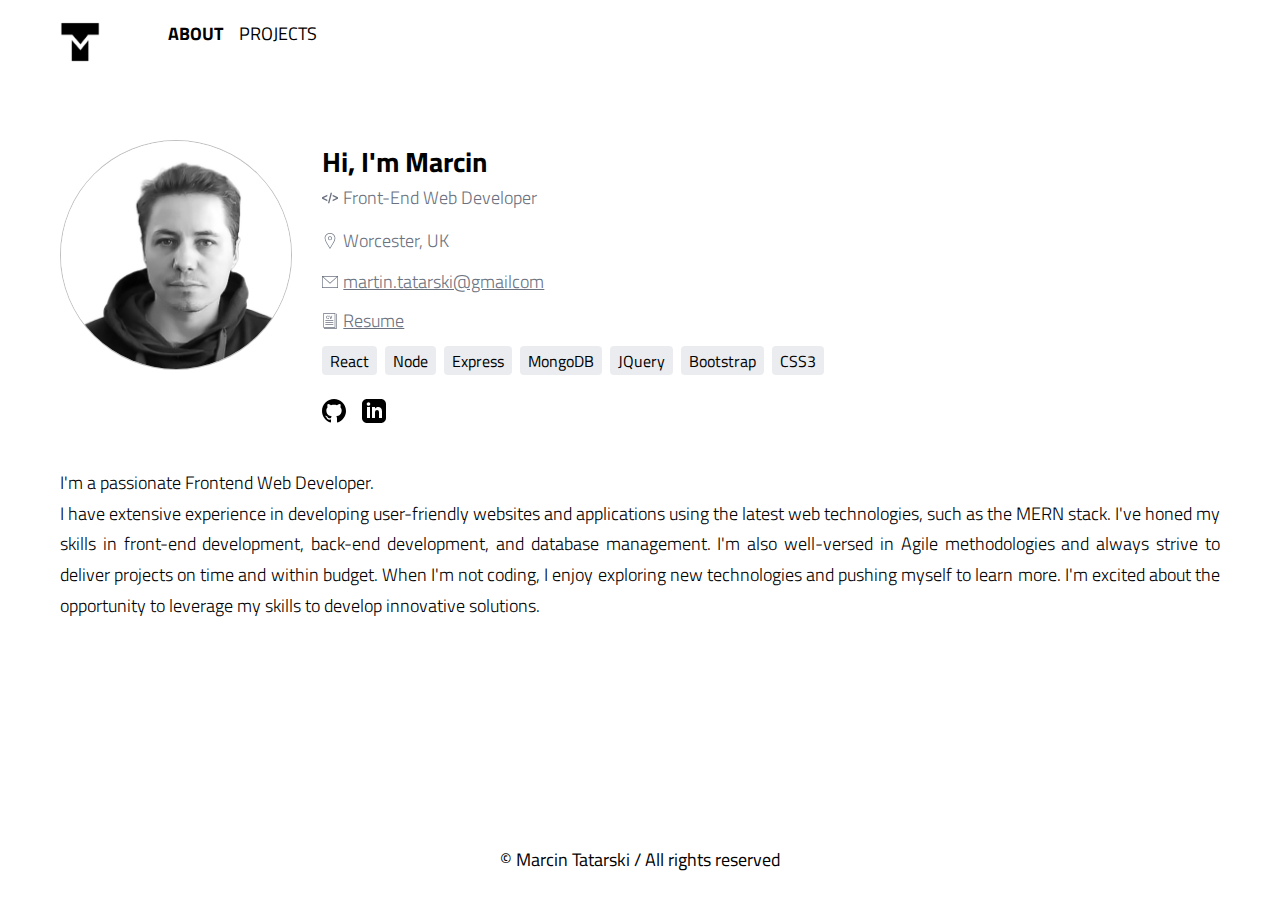
<file: index.html>
<!DOCTYPE html>
<html lang="en">
  <head>
    <meta charset="UTF-8" />
    <meta http-equiv="X-UA-Compatible" content="IE=edge" />
    <meta name="viewport" content="width=device-width, initial-scale=1.0" />
    <title>Marcin Tatarski | Self-taught Web Developer</title>
    <link rel="icon" type="image/x-icon" href="./favicon.ico" />
    <link rel="stylesheet" href="./assets/css/main.css" />
    <link
      rel="stylesheet"
      href="https://cdnjs.cloudflare.com/ajax/libs/font-awesome/6.1.1/css/all.min.css"
      integrity="sha512-KfkfwYDsLkIlwQp6LFnl8zNdLGxu9YAA1QvwINks4PhcElQSvqcyVLLD9aMhXd13uQjoXtEKNosOWaZqXgel0g=="
      crossorigin="anonymous"
      referrerpolicy="no-referrer"
    />
  </head>
  <body>
    <div class="container">
      <header>
        <a href="./">
          <div class="logo"></div>
        </a>

        <ul class="menu">
          <li class="selected">
            <a href="./">About</a>
          </li>
          <li>
            <a href="projects.html">Projects</a>
          </li>
        </ul>
      </header>
      <main class="about-container">
        <section class="about-top">
          <div class="selfie">
            <img src="./assets/img/me.png" alt="marcin tatarski" />
          </div>
          <div class="summary">
            <h1>Hi, I'm Marcin</h1>
            <div class="summary-content">
              <div class="icon coding-icon"></div>
              <p>Front-End Web Developer</p>
            </div>
            <div class="summary-content">
              <div class="icon location-icon"></div>
              <p>Worcester, UK</p>
            </div>
            <div class="summary-content">
              <div class="icon email"></div>
              <a href="mailto:martin.tatarski@gmail.com">
                martin.tatarski@gmailcom
              </a>
            </div>
            <div class="summary-content">
              <div class="icon resume"></div>
              <a href="./assets/docs/Marcin-Tatarski-CV.pdf" target="_blank"
                >Resume</a
              >
            </div>
            <ul class="skills">
              <li>React</li>
              <li>Node</li>
              <li>Express</li>
              <li>MongoDB</li>
              <li>JQuery</li>
              <li>Bootstrap</li>
              <li>CSS3</li>
            </ul>
            <div class="contact">
              <a
                title="Github"
                href="https://github.com/martindocs"
                target="_blank"
              >
                <div class="github-icon"></div>
              </a>
              <a
                title="Linkedin"
                href="https://www.linkedin.com/in/marcin-tatarski/"
                target="_blank"
              >
                <div class="linkedIn-icon"></div>
              </a>
            </div>
          </div>
        </section>
        <section class="about-bottom">
          <p>I'm a passionate Frontend Web Developer.</p>
          <p>
            I have extensive experience in developing user-friendly websites and
            applications using the latest web technologies, such as the MERN
            stack. I've honed my skills in front-end development, back-end
            development, and database management. I'm also well-versed in Agile
            methodologies and always strive to deliver projects on time and
            within budget. When I'm not coding, I enjoy exploring new
            technologies and pushing myself to learn more. I'm excited about the
            opportunity to leverage my skills to develop innovative solutions.
          </p>
        </section>
      </main>
      <footer>
        <p>&copy; Marcin Tatarski / All rights reserved</p>
      </footer>
    </div>
    <script src="./assets/js/main.js"></script>
  </body>
</html>
</file>
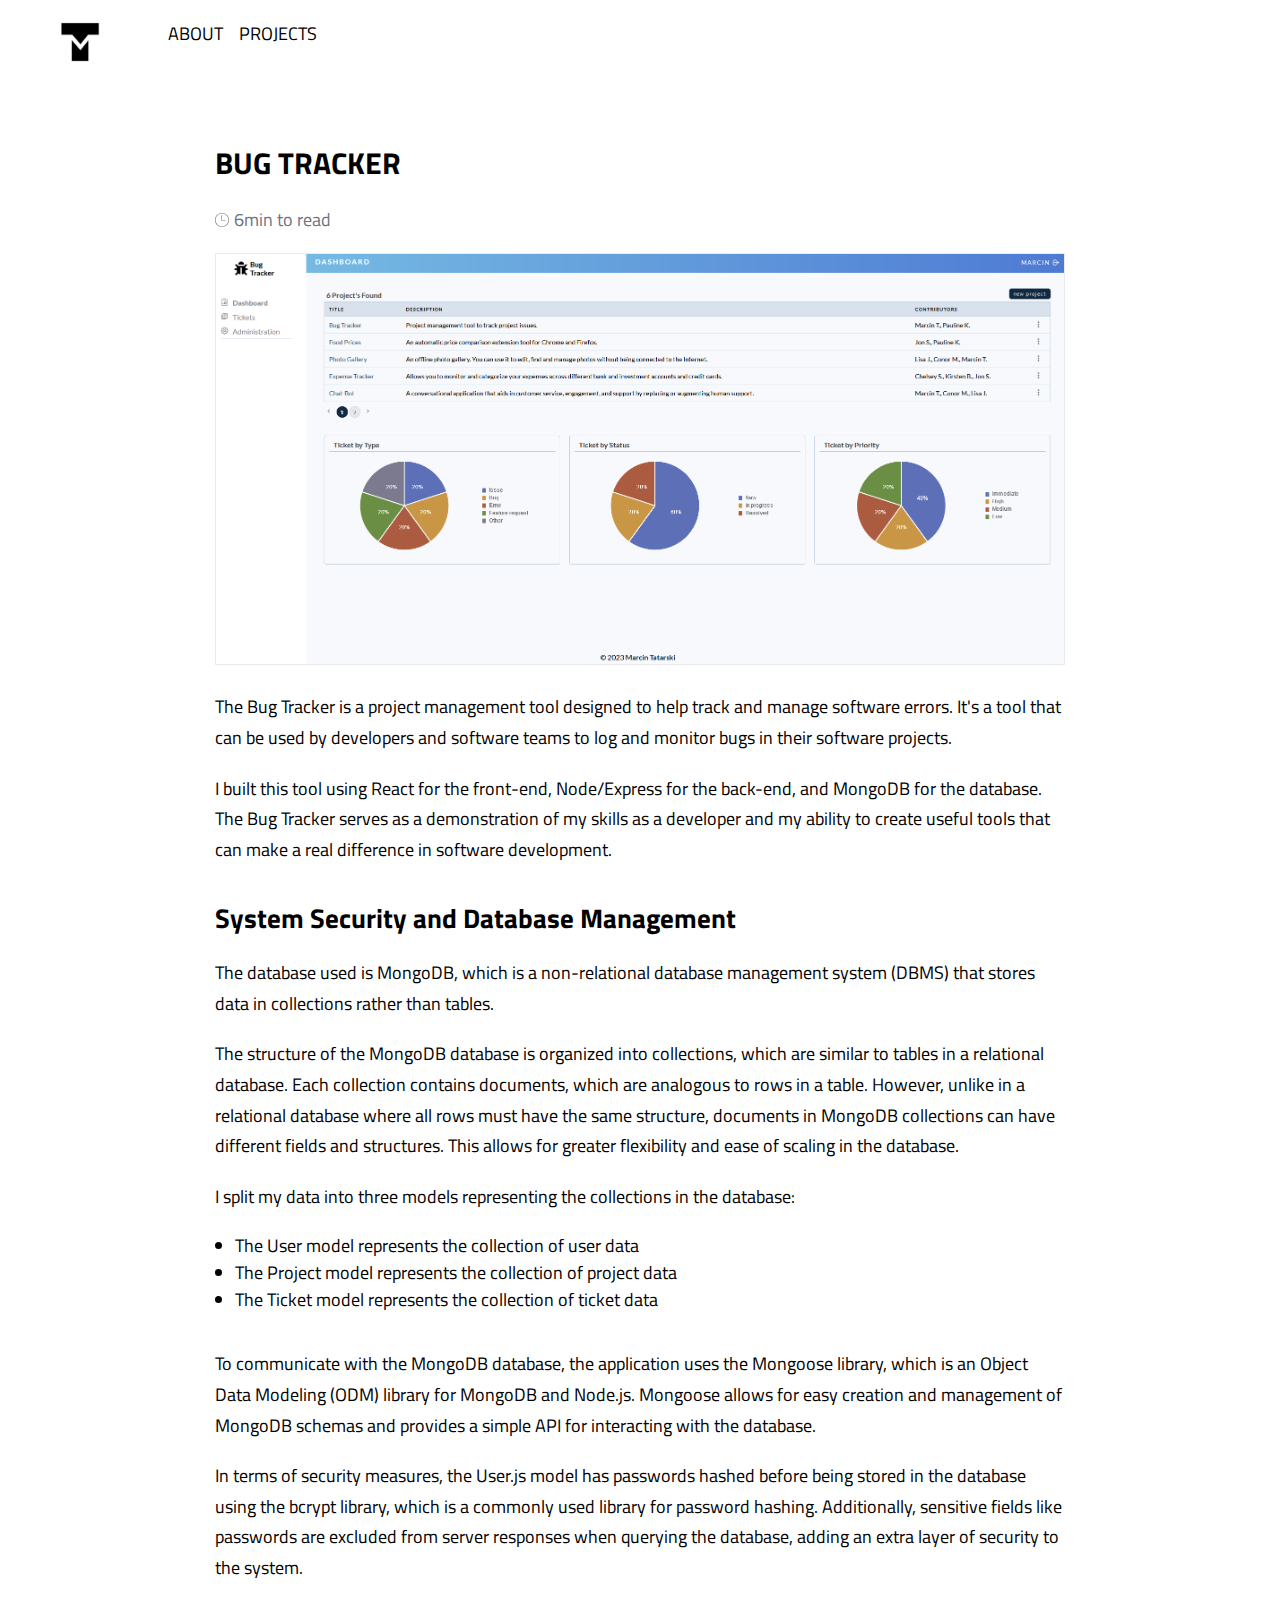
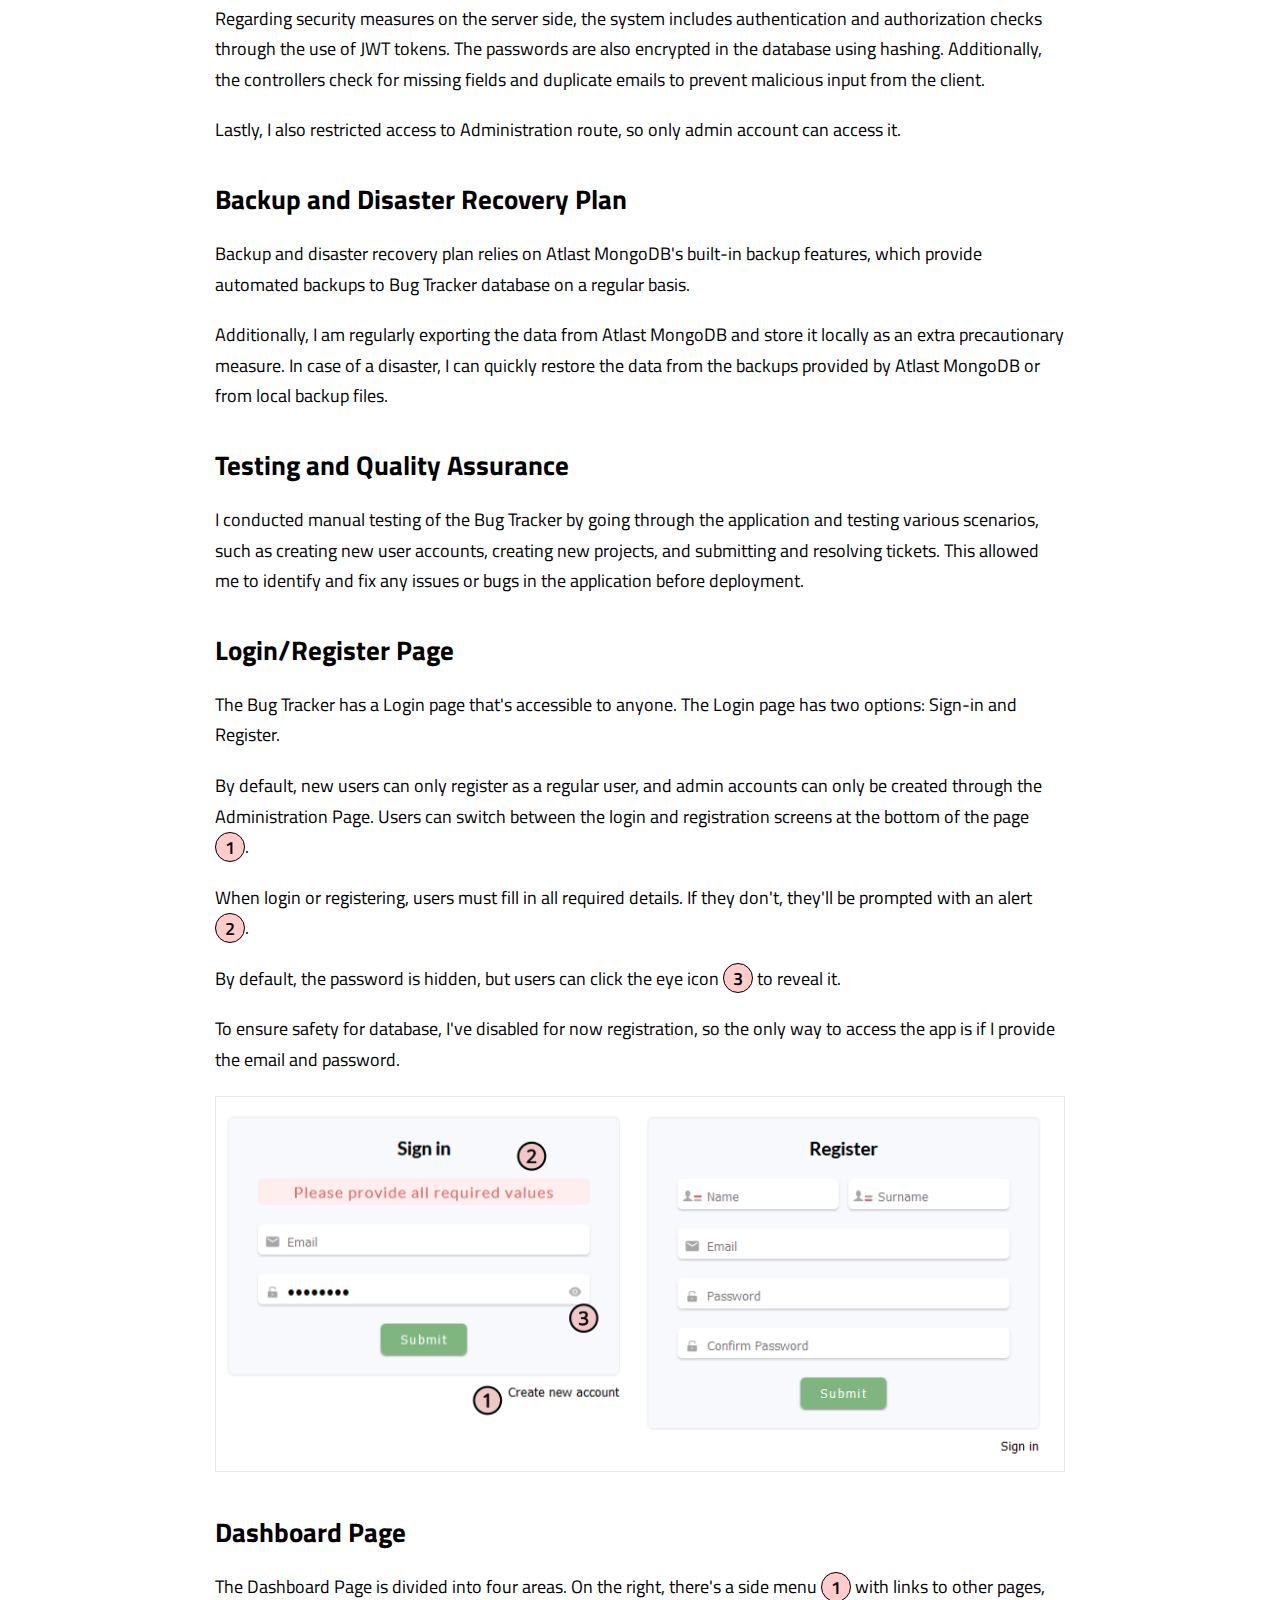
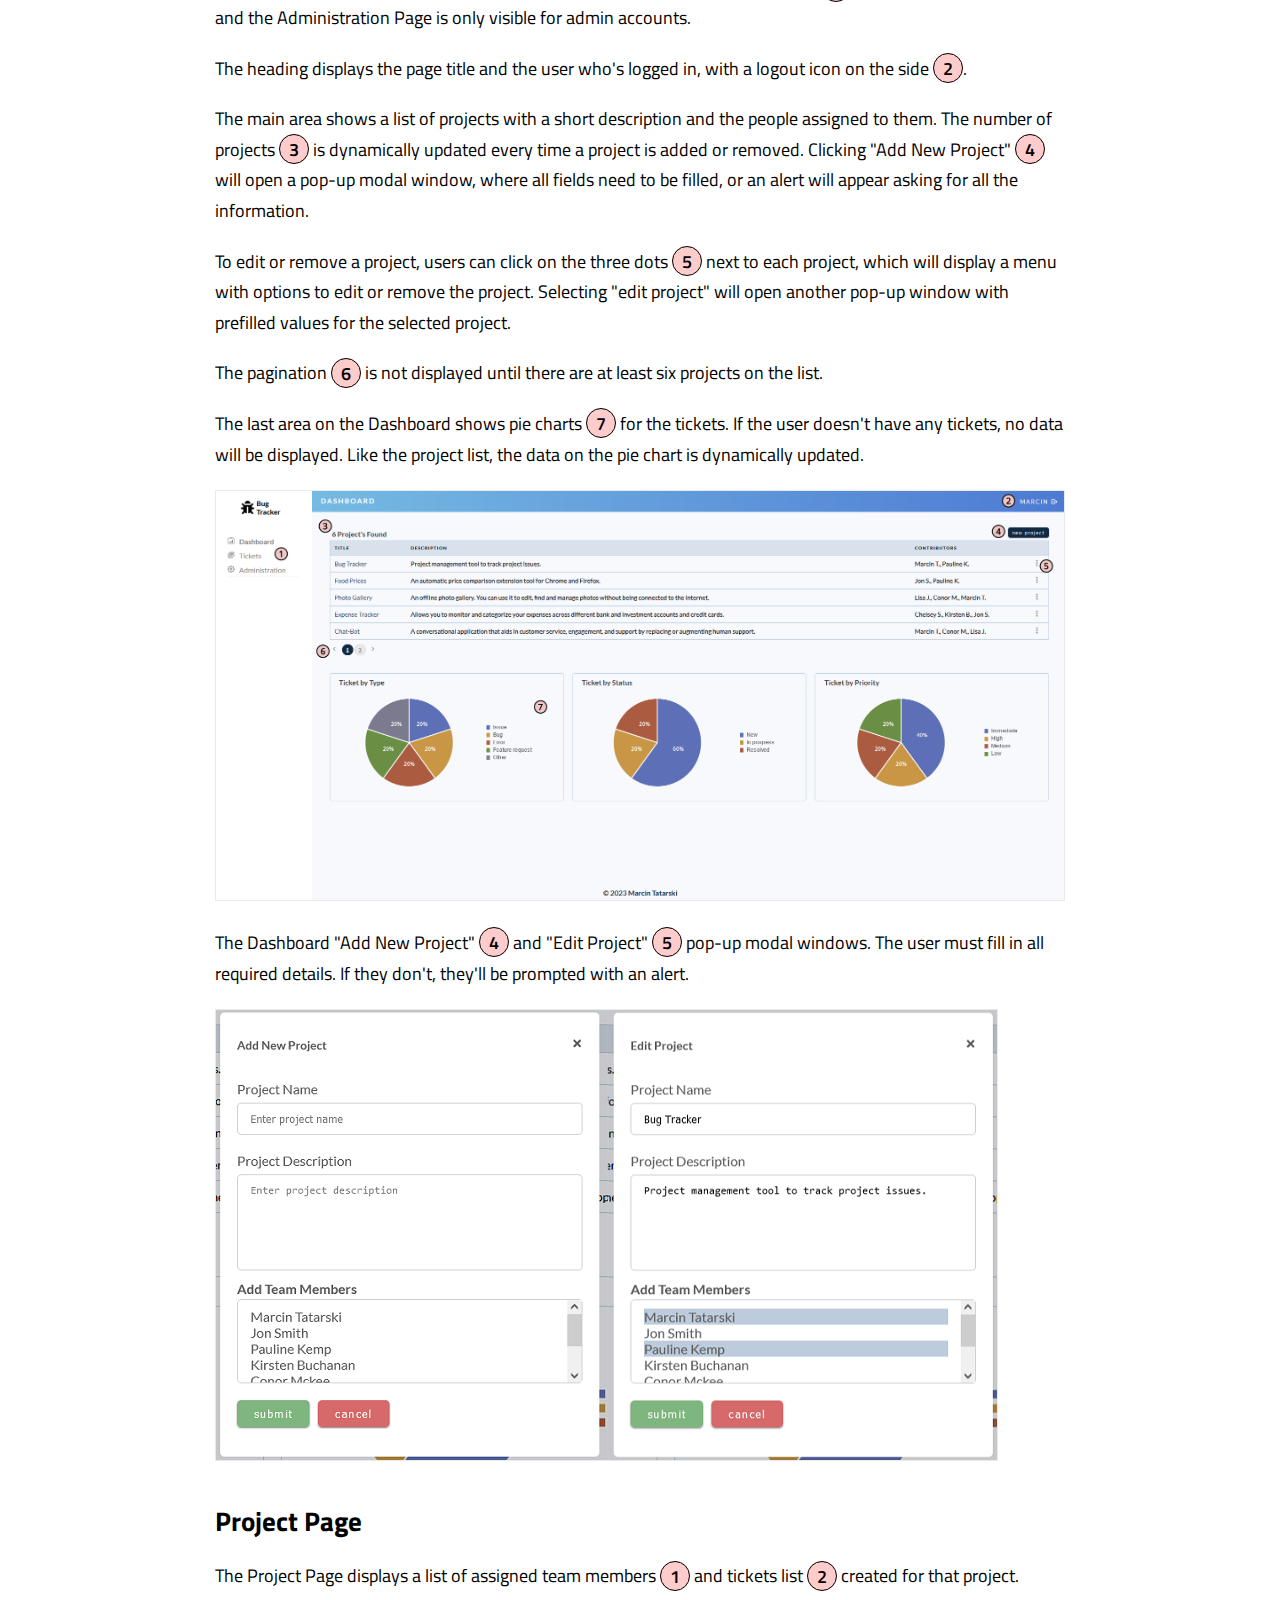
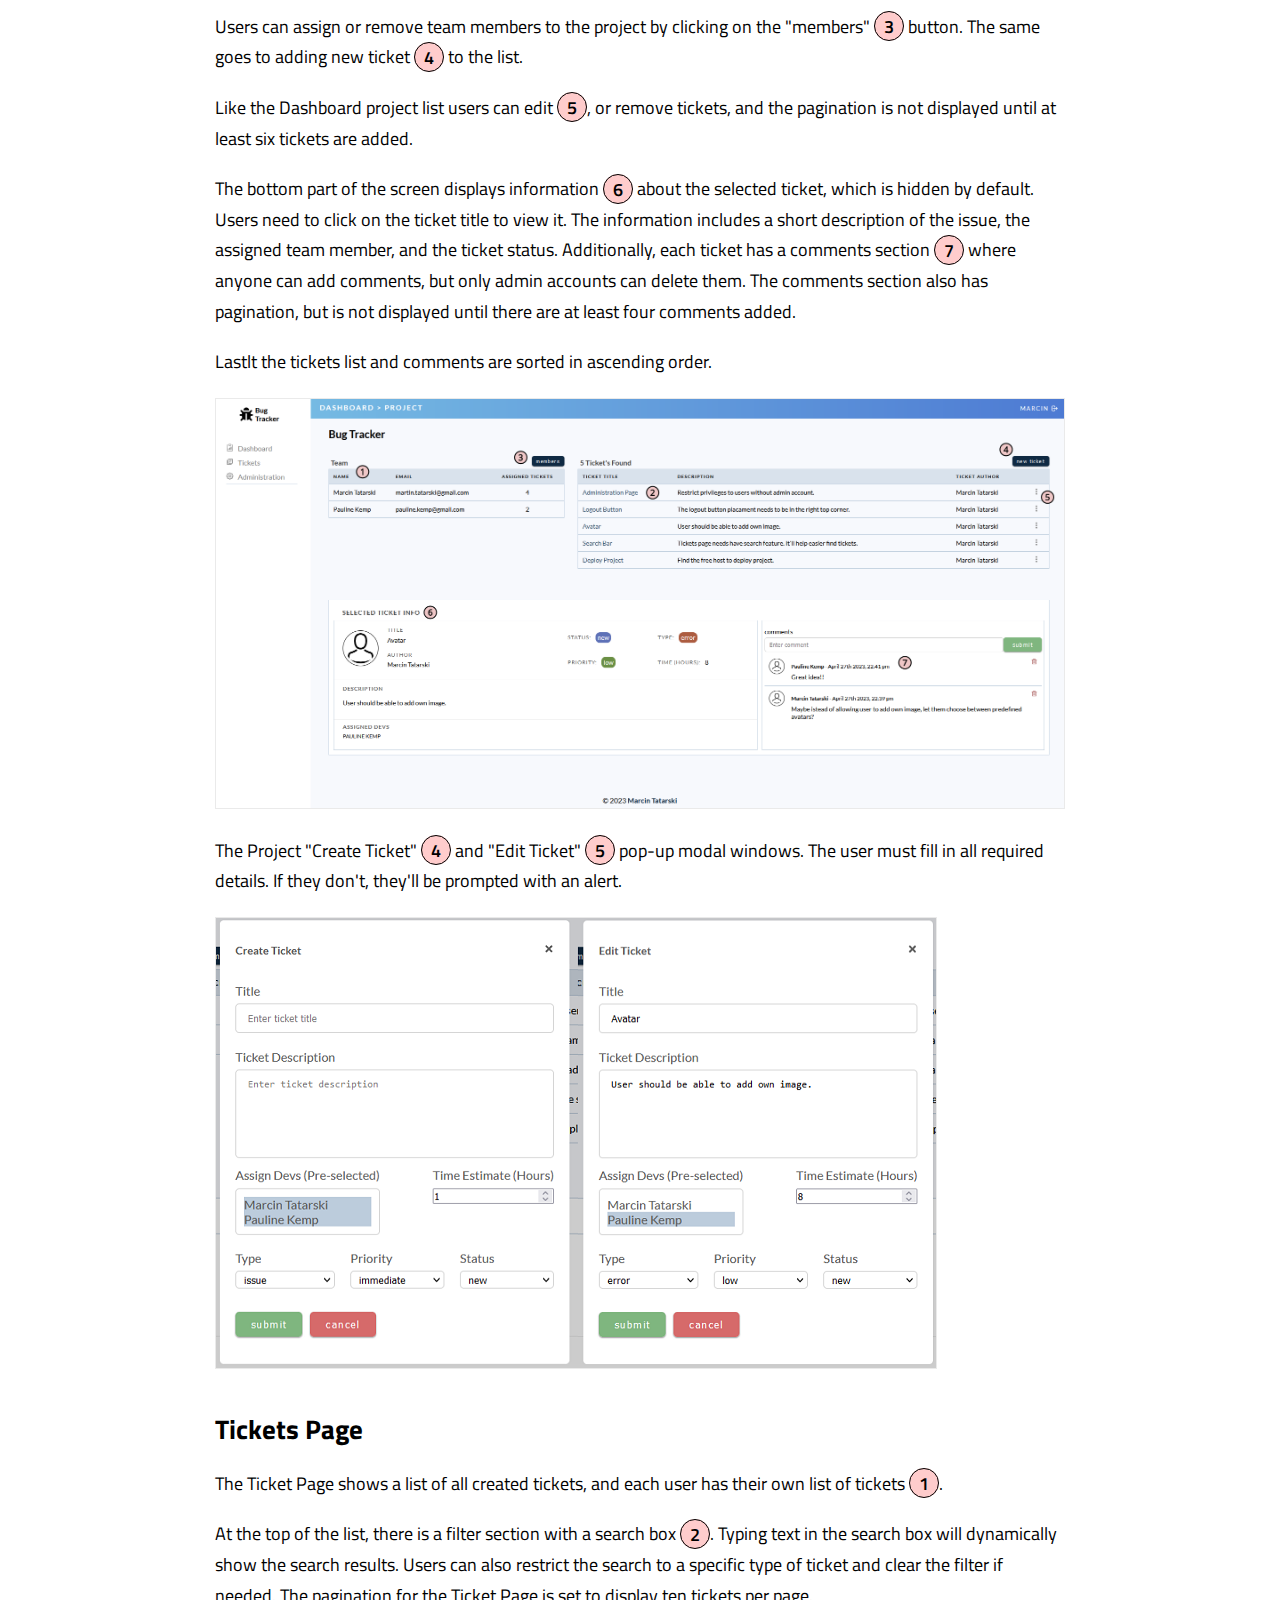
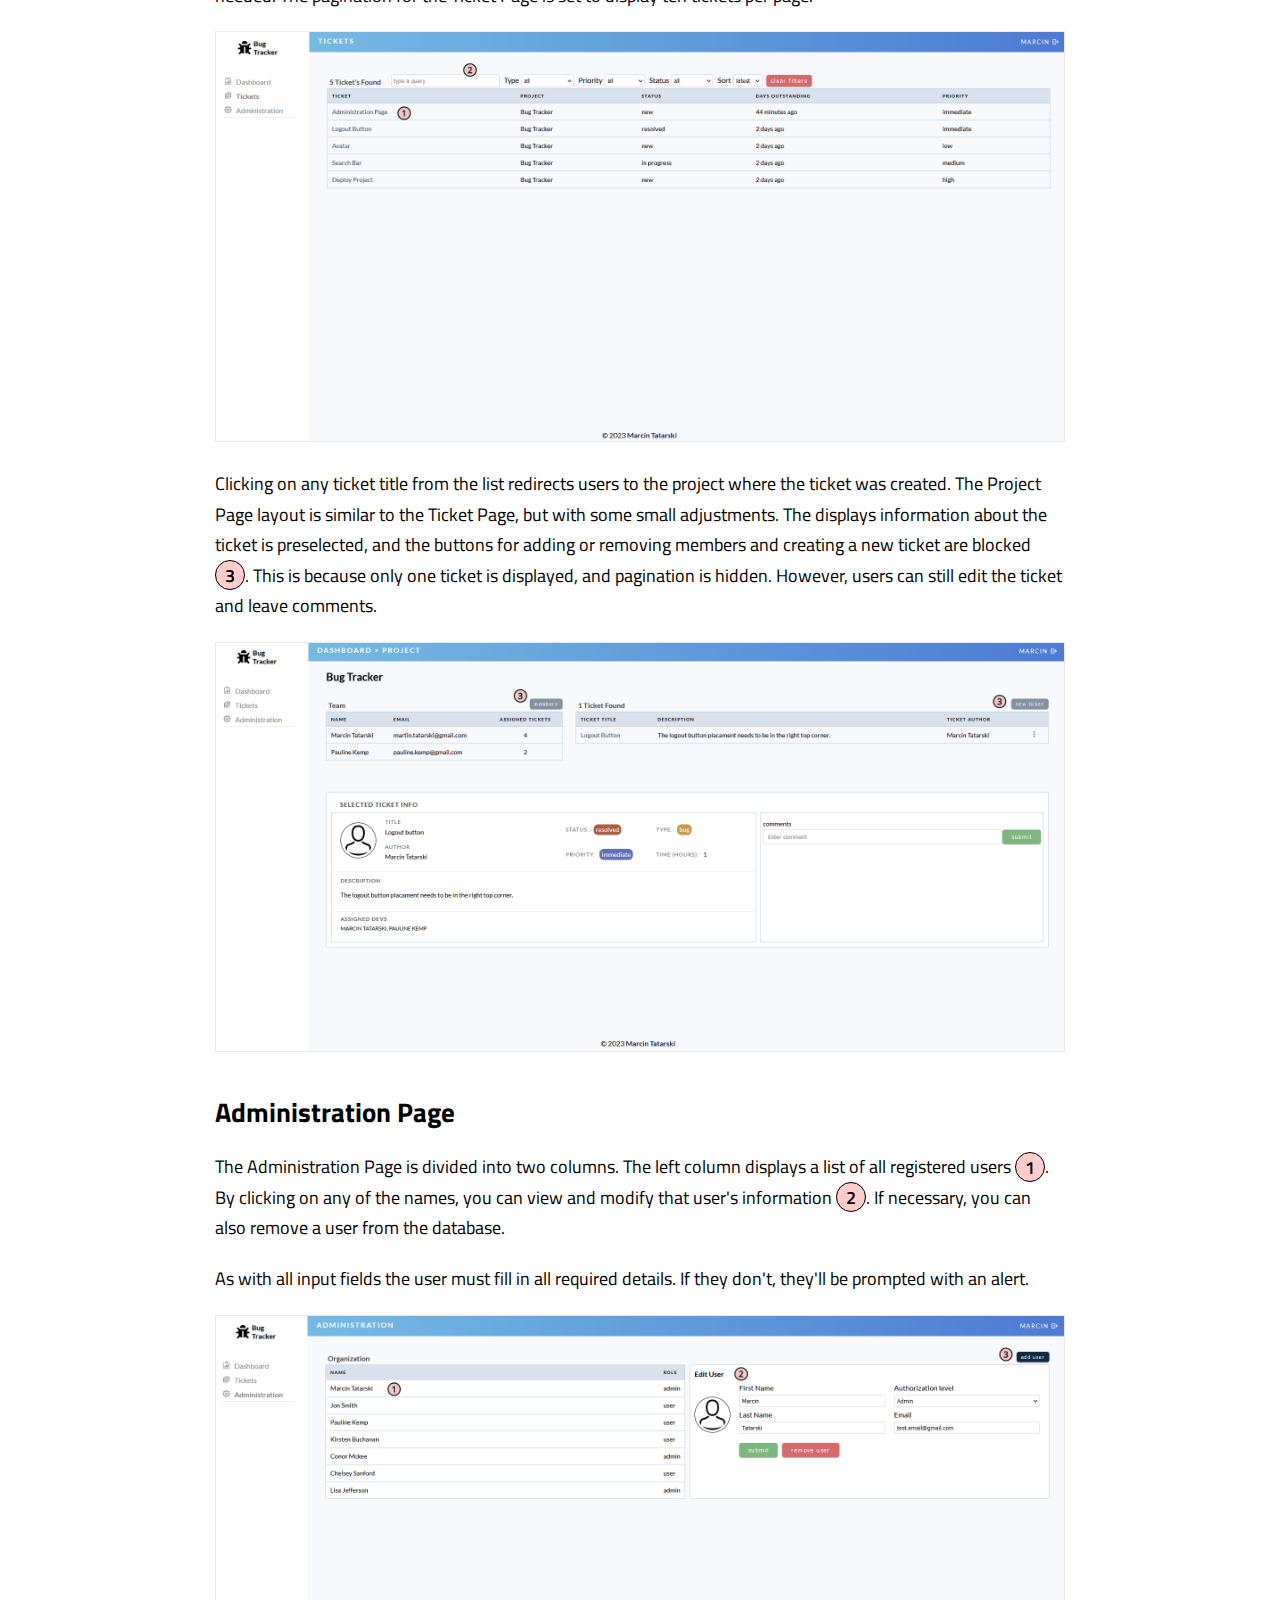
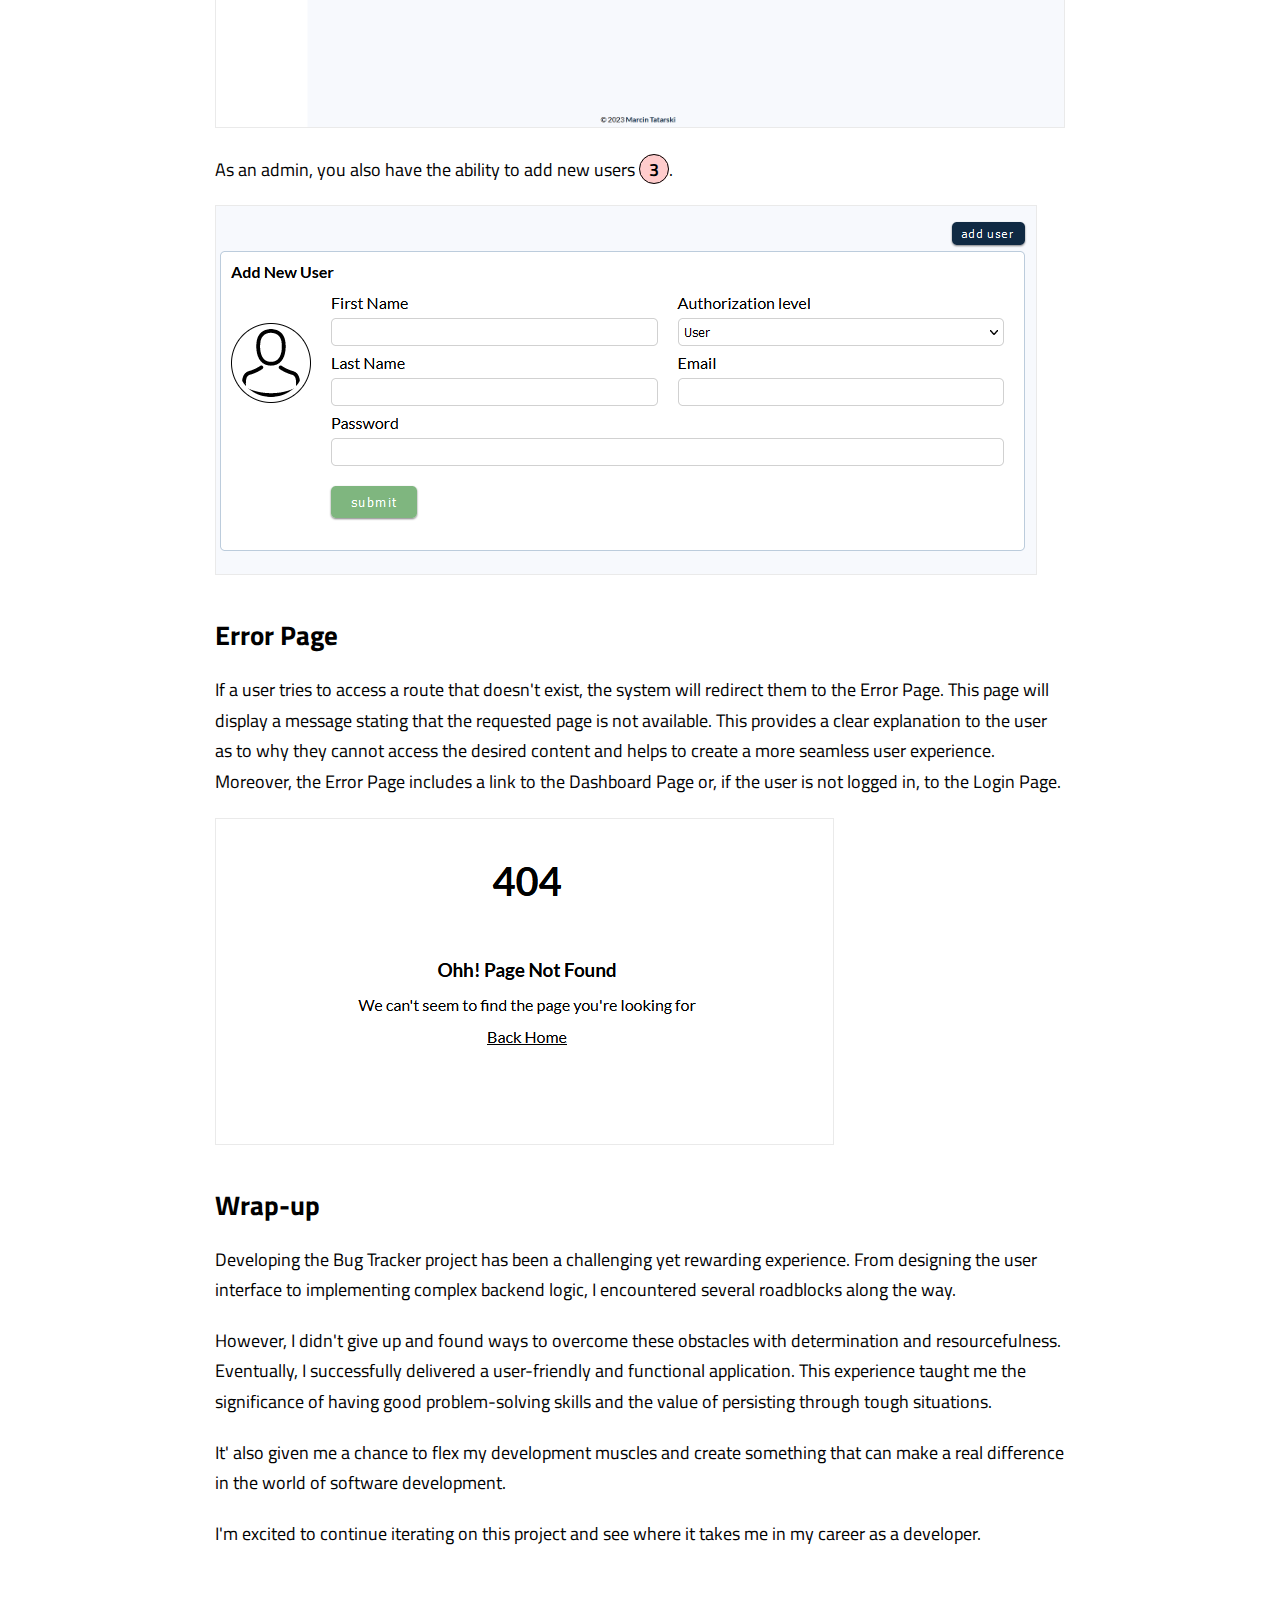
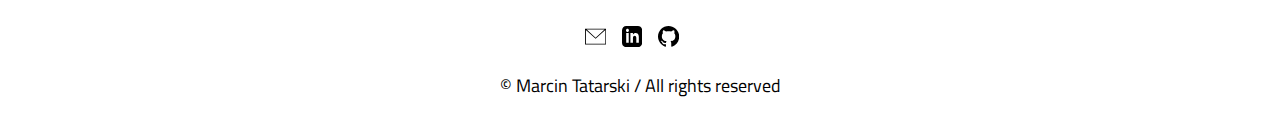
<file: apps/bug_tracker/index.html>
<!DOCTYPE html>
<html lang="en">
  <head>
    <meta charset="UTF-8" />
    <meta http-equiv="X-UA-Compatible" content="IE=edge" />
    <meta name="viewport" content="width=device-width, initial-scale=1.0" />
    <title>Bug Tracker App</title>
    <link rel="icon" type="image/x-icon" href="../../favicon.ico" />
    <link rel="stylesheet" href="../../assets/css/main.css" />
    <link
      rel="stylesheet"
      href="https://cdnjs.cloudflare.com/ajax/libs/font-awesome/6.1.1/css/all.min.css"
      integrity="sha512-KfkfwYDsLkIlwQp6LFnl8zNdLGxu9YAA1QvwINks4PhcElQSvqcyVLLD9aMhXd13uQjoXtEKNosOWaZqXgel0g=="
      crossorigin="anonymous"
      referrerpolicy="no-referrer"
    />
  </head>
  <body>
    <div class="container">
      <header>
        <a href="../../">
          <div class="logo"></div>
        </a>
        <ul class="menu">
          <li>
            <a href="../../index.html">About</a>
          </li>
          <li>
            <a href="../../projects.html">Projects</a>
          </li>
        </ul>
      </header>
      <article class="project-container">
        <div class="article-center">
          <div class="article-width">
            <h1>Bug Tracker</h1>
            <div class="article-menu">
              <div class="reading-time">
                <svg
                  width="14"
                  height="14"
                  xmlns="https://www.w3.org/2000/svg"
                  fill-rule="evenodd"
                  clip-rule="evenodd"
                  viewBox="0 0 24 24"
                >
                  <path
                    d="M12 0c6.623 0 12 5.377 12 12s-5.377 12-12 12-12-5.377-12-12 5.377-12 12-12zm0 1c6.071 0 11 4.929 11 11s-4.929 11-11 11-11-4.929-11-11 4.929-11 11-11zm0 11h6v1h-7v-9h1v8z"
                  />
                </svg>
                <span>6min to read</span>
              </div>
            </div>
            <div class="article-content">
              <img
                class="img-zoom-in"
                src="./img/introduction.png"
                alt="main screen"
              />

              <p>
                The Bug Tracker is a project management tool designed to help
                track and manage software errors. It's a tool that can be used
                by developers and software teams to log and monitor bugs in
                their software projects.
              </p>

              <p>
                I built this tool using React for the front-end, Node/Express
                for the back-end, and MongoDB for the database. The Bug Tracker
                serves as a demonstration of my skills as a developer and my
                ability to create useful tools that can make a real difference
                in software development.
              </p>

              <h2>System Security and Database Management</h2>

              <p>
                The database used is MongoDB, which is a non-relational database
                management system (DBMS) that stores data in collections rather
                than tables.
              </p>

              <p>
                The structure of the MongoDB database is organized into
                collections, which are similar to tables in a relational
                database. Each collection contains documents, which are
                analogous to rows in a table. However, unlike in a relational
                database where all rows must have the same structure, documents
                in MongoDB collections can have different fields and structures.
                This allows for greater flexibility and ease of scaling in the
                database.
              </p>

              <p>
                I split my data into three models representing the collections
                in the database:
              </p>

              <ul>
                <li>The User model represents the collection of user data</li>
                <li>
                  The Project model represents the collection of project data
                </li>
                <li>
                  The Ticket model represents the collection of ticket data
                </li>
              </ul>

              <p>
                To communicate with the MongoDB database, the application uses
                the Mongoose library, which is an Object Data Modeling (ODM)
                library for MongoDB and Node.js. Mongoose allows for easy
                creation and management of MongoDB schemas and provides a simple
                API for interacting with the database.
              </p>

              <p>
                In terms of security measures, the User.js model has passwords
                hashed before being stored in the database using the bcrypt
                library, which is a commonly used library for password hashing.
                Additionally, sensitive fields like passwords are excluded from
                server responses when querying the database, adding an extra
                layer of security to the system.
              </p>

              <p>
                Regarding security measures on the server side, the system
                includes authentication and authorization checks through the use
                of JWT tokens. The passwords are also encrypted in the database
                using hashing. Additionally, the controllers check for missing
                fields and duplicate emails to prevent malicious input from the
                client.
              </p>

              <p>
                Lastly, I also restricted access to Administration route, so
                only admin account can access it.
              </p>

              <h2>Backup and Disaster Recovery Plan</h2>
              <p>
                Backup and disaster recovery plan relies on Atlast MongoDB's
                built-in backup features, which provide automated backups to Bug
                Tracker database on a regular basis.
              </p>

              <p>
                Additionally, I am regularly exporting the data from Atlast
                MongoDB and store it locally as an extra precautionary measure.
                In case of a disaster, I can quickly restore the data from the
                backups provided by Atlast MongoDB or from local backup files.
              </p>

              <h2>Testing and Quality Assurance</h2>
              <p>
                I conducted manual testing of the Bug Tracker by going through
                the application and testing various scenarios, such as creating
                new user accounts, creating new projects, and submitting and
                resolving tickets. This allowed me to identify and fix any
                issues or bugs in the application before deployment.
              </p>

              <h2>Login/Register Page</h2>
              <p>
                The Bug Tracker has a Login page that's accessible to anyone.
                The Login page has two options: Sign-in and Register.
              </p>

              <p>
                By default, new users can only register as a regular user, and
                admin accounts can only be created through the Administration
                Page. Users can switch between the login and registration
                screens at the bottom of the page <span class="circle">1</span>.
              </p>

              <p>
                When login or registering, users must fill in all required
                details. If they don't, they'll be prompted with an alert
                <span class="circle">2</span>.
              </p>

              <p>
                By default, the password is hidden, but users can click the eye
                icon <span class="circle">3</span> to reveal it.
              </p>

              <p>
                To ensure safety for database, I've disabled for now
                registration, so the only way to access the app is if I provide
                the email and password.
              </p>

              <img
                class="img-zoom-in"
                src="./img/login-register.png"
                alt="login screen"
              />

              <h2>Dashboard Page</h2>

              <p>
                The Dashboard Page is divided into four areas. On the right,
                there's a side menu <span class="circle">1</span> with links to
                other pages, and the Administration Page is only visible for
                admin accounts.
              </p>

              <p>
                The heading displays the page title and the user who's logged
                in, with a logout icon on the side
                <span class="circle">2</span>.
              </p>

              <p>
                The main area shows a list of projects with a short description
                and the people assigned to them. The number of projects
                <span class="circle">3</span> is dynamically updated every time
                a project is added or removed. Clicking "Add New Project"
                <span class="circle">4</span> will open a pop-up modal window,
                where all fields need to be filled, or an alert will appear
                asking for all the information.
              </p>

              <p>
                To edit or remove a project, users can click on the three dots
                <span class="circle">5</span> next to each project, which will
                display a menu with options to edit or remove the project.
                Selecting "edit project" will open another pop-up window with
                prefilled values for the selected project.
              </p>

              <p>
                The pagination <span class="circle">6</span> is not displayed
                until there are at least six projects on the list.
              </p>

              <p>
                The last area on the Dashboard shows pie charts
                <span class="circle">7</span> for the tickets. If the user
                doesn't have any tickets, no data will be displayed. Like the
                project list, the data on the pie chart is dynamically updated.
              </p>

              <img
                class="img-zoom-in"
                src="./img/dashboard.png"
                alt="dashboard page"
              />

              <p>
                The Dashboard "Add New Project"
                <span class="circle">4</span> and "Edit Project"
                <span class="circle">5</span> pop-up modal windows. The user
                must fill in all required details. If they don't, they'll be
                prompted with an alert.
              </p>

              <img
                class="img-zoom-in"
                src="./img/dashboard-modal-windows.png"
                alt="dashboard modal windows"
              />

              <h2>Project Page</h2>

              <p>
                The Project Page displays a list of assigned team members
                <span class="circle">1</span> and tickets list
                <span class="circle">2</span> created for that project.
              </p>

              <p>
                Users can assign or remove team members to the project by
                clicking on the "members" <span class="circle">3</span> button.
                The same goes to adding new ticket
                <span class="circle">4</span> to the list.
              </p>

              <p>
                Like the Dashboard project list users can edit
                <span class="circle">5</span>, or remove tickets, and the
                pagination is not displayed until at least six tickets are
                added.
              </p>

              <p>
                The bottom part of the screen displays information
                <span class="circle">6</span> about the selected ticket, which
                is hidden by default. Users need to click on the ticket title to
                view it. The information includes a short description of the
                issue, the assigned team member, and the ticket status.
                Additionally, each ticket has a comments section
                <span class="circle">7</span> where anyone can add comments, but
                only admin accounts can delete them. The comments section also
                has pagination, but is not displayed until there are at least
                four comments added.
              </p>

              <p>
                Lastlt the tickets list and comments are sorted in ascending
                order.
              </p>

              <img
                class="img-zoom-in"
                src="./img/project.png"
                alt="project page"
              />

              <p>
                The Project "Create Ticket" <span class="circle">4</span> and
                "Edit Ticket" <span class="circle">5</span> pop-up modal
                windows. The user must fill in all required details. If they
                don't, they'll be prompted with an alert.
              </p>

              <img
                class="img-zoom-in"
                src="./img/project-modal-windows.png"
                alt="project modal window"
              />

              <h2>Tickets Page</h2>

              <p>
                The Ticket Page shows a list of all created tickets, and each
                user has their own list of tickets
                <span class="circle">1</span>.
              </p>

              <p>
                At the top of the list, there is a filter section with a search
                box <span class="circle">2</span>. Typing text in the search box
                will dynamically show the search results. Users can also
                restrict the search to a specific type of ticket and clear the
                filter if needed. The pagination for the Ticket Page is set to
                display ten tickets per page.
              </p>

              <img
                class="img-zoom-in"
                src="./img/tickets.png"
                alt="tickets page"
              />

              <p>
                Clicking on any ticket title from the list redirects users to
                the project where the ticket was created. The Project Page
                layout is similar to the Ticket Page, but with some small
                adjustments. The displays information about the ticket is
                preselected, and the buttons for adding or removing members and
                creating a new ticket are blocked <span class="circle">3</span>.
                This is because only one ticket is displayed, and pagination is
                hidden. However, users can still edit the ticket and leave
                comments.
              </p>

              <img
                class="img-zoom-in"
                src="./img/tickets-redirection.png"
                alt="tickets redirection page"
              />

              <h2>Administration Page</h2>

              <p>
                The Administration Page is divided into two columns. The left
                column displays a list of all registered users
                <span class="circle">1</span>. By clicking on any of the names,
                you can view and modify that user's information
                <span class="circle">2</span>. If necessary, you can also remove
                a user from the database.
              </p>

              <p>
                As with all input fields the user must fill in all required
                details. If they don't, they'll be prompted with an alert.
              </p>

              <img
                class="img-zoom-in"
                src="./img/admin-edit-user.png"
                alt="admin page edit user"
              />

              <p>
                As an admin, you also have the ability to add new users
                <span class="circle">3</span>.
              </p>

              <img
                class="img-zoom-in"
                src="./img/admin-add-user.png"
                alt="admin page add new user"
              />

              <h2>Error Page</h2>

              <p>
                If a user tries to access a route that doesn't exist, the system
                will redirect them to the Error Page. This page will display a
                message stating that the requested page is not available. This
                provides a clear explanation to the user as to why they cannot
                access the desired content and helps to create a more seamless
                user experience. Moreover, the Error Page includes a link to the
                Dashboard Page or, if the user is not logged in, to the Login
                Page.
              </p>

              <img
                class="img-zoom-in"
                src="./img/404-error.png"
                alt="tickets redirection page"
              />

              <h2>Wrap-up</h2>

              <p>
                Developing the Bug Tracker project has been a challenging yet
                rewarding experience. From designing the user interface to
                implementing complex backend logic, I encountered several
                roadblocks along the way.
              </p>

              <p>
                However, I didn't give up and found ways to overcome these
                obstacles with determination and resourcefulness. Eventually, I
                successfully delivered a user-friendly and functional
                application. This experience taught me the significance of
                having good problem-solving skills and the value of persisting
                through tough situations.
              </p>

              <p>
                It' also given me a chance to flex my development muscles and
                create something that can make a real difference in the world of
                software development.
              </p>

              <p>
                I'm excited to continue iterating on this project and see where
                it takes me in my career as a developer.
              </p>
            </div>
          </div>
        </div>
      </article>

      <footer>
        <section class="contact">
            <a href="mailto:martin.tatarski@gmail.com">
                <div class="email-me-icon"></div>
            </a>
            <a href="https://www.linkedin.com/in/marcin-tatarski/">
                <div class="linkedIn-icon"></div>
            </a>
            <a href="https://github.com/martindocs">
                <div class="github-icon"></div>
            </a>
        </section>
        <p class="reserved">&copy; Marcin Tatarski / All rights reserved</p>
      </footer>
    </div>
    <div class="modal"></div>

    <script src="../../assets/js/main.js"></script>
  </body>
</html>
</file>
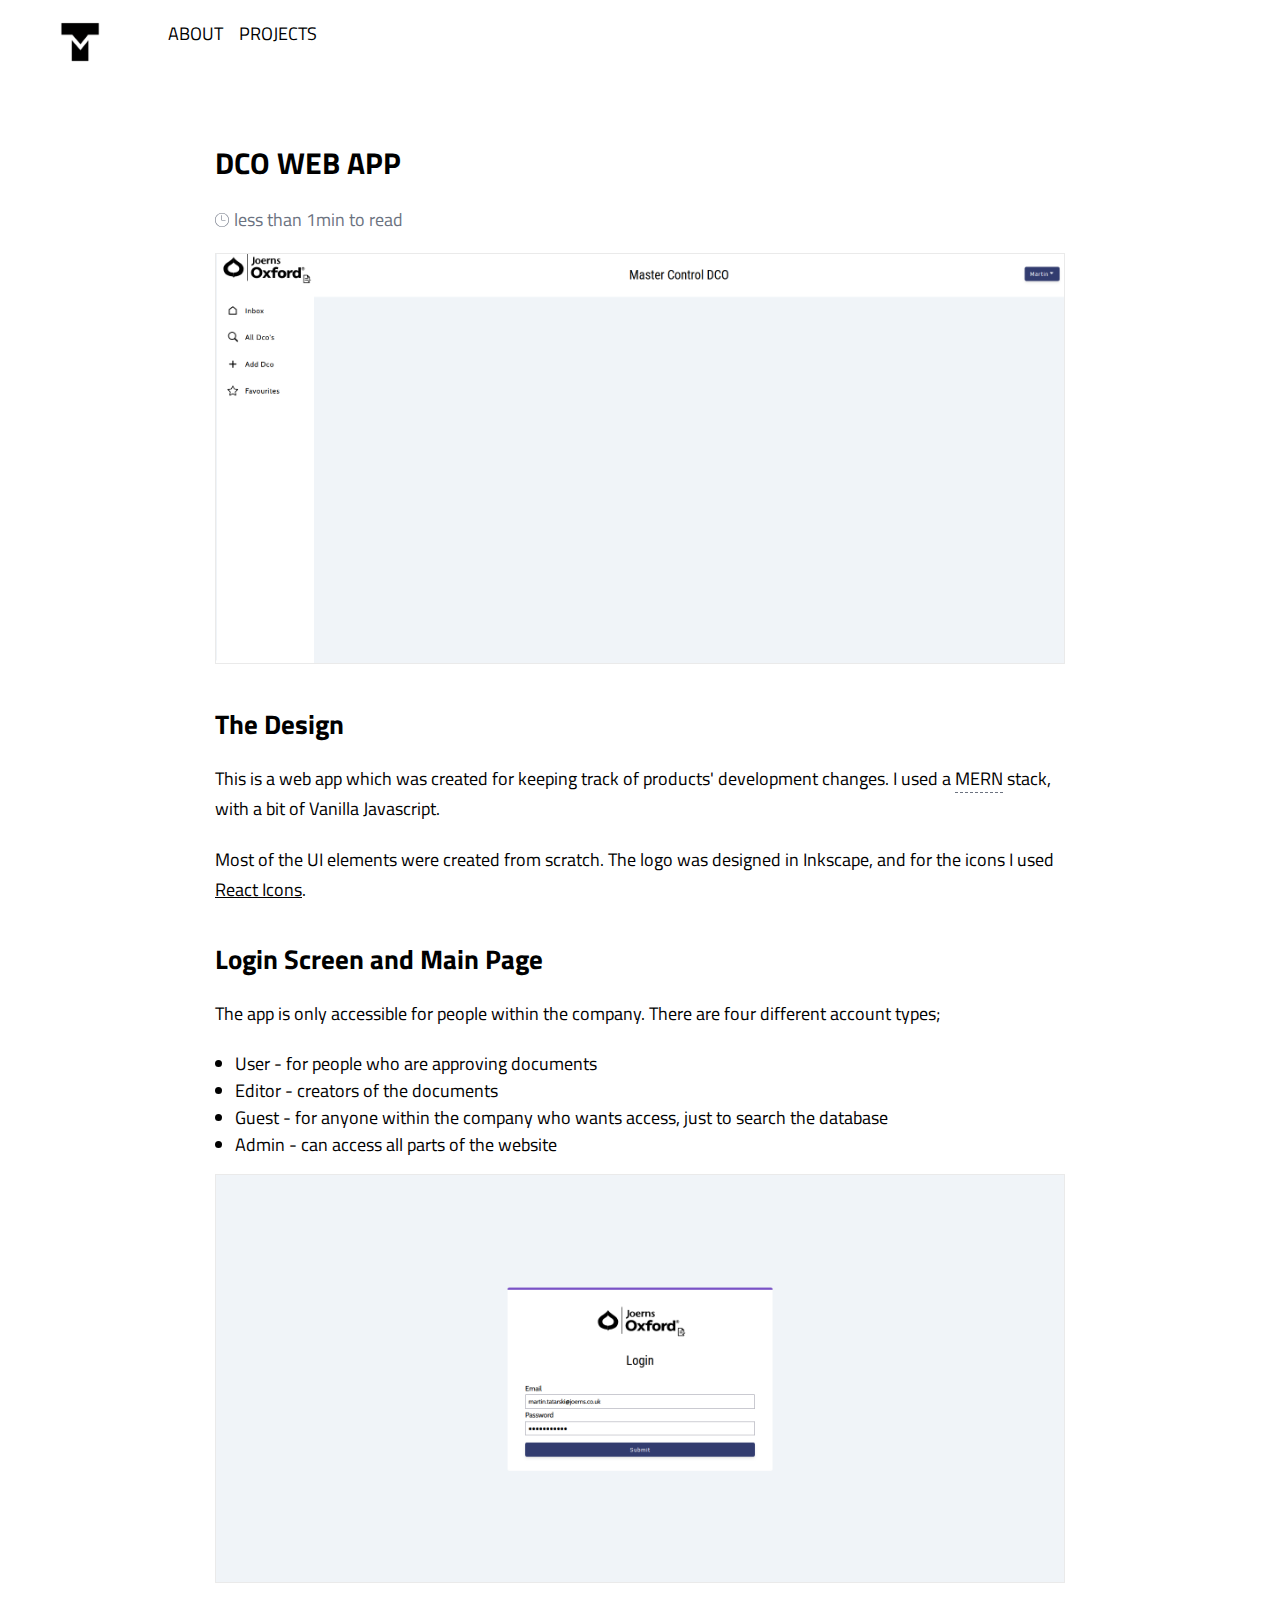
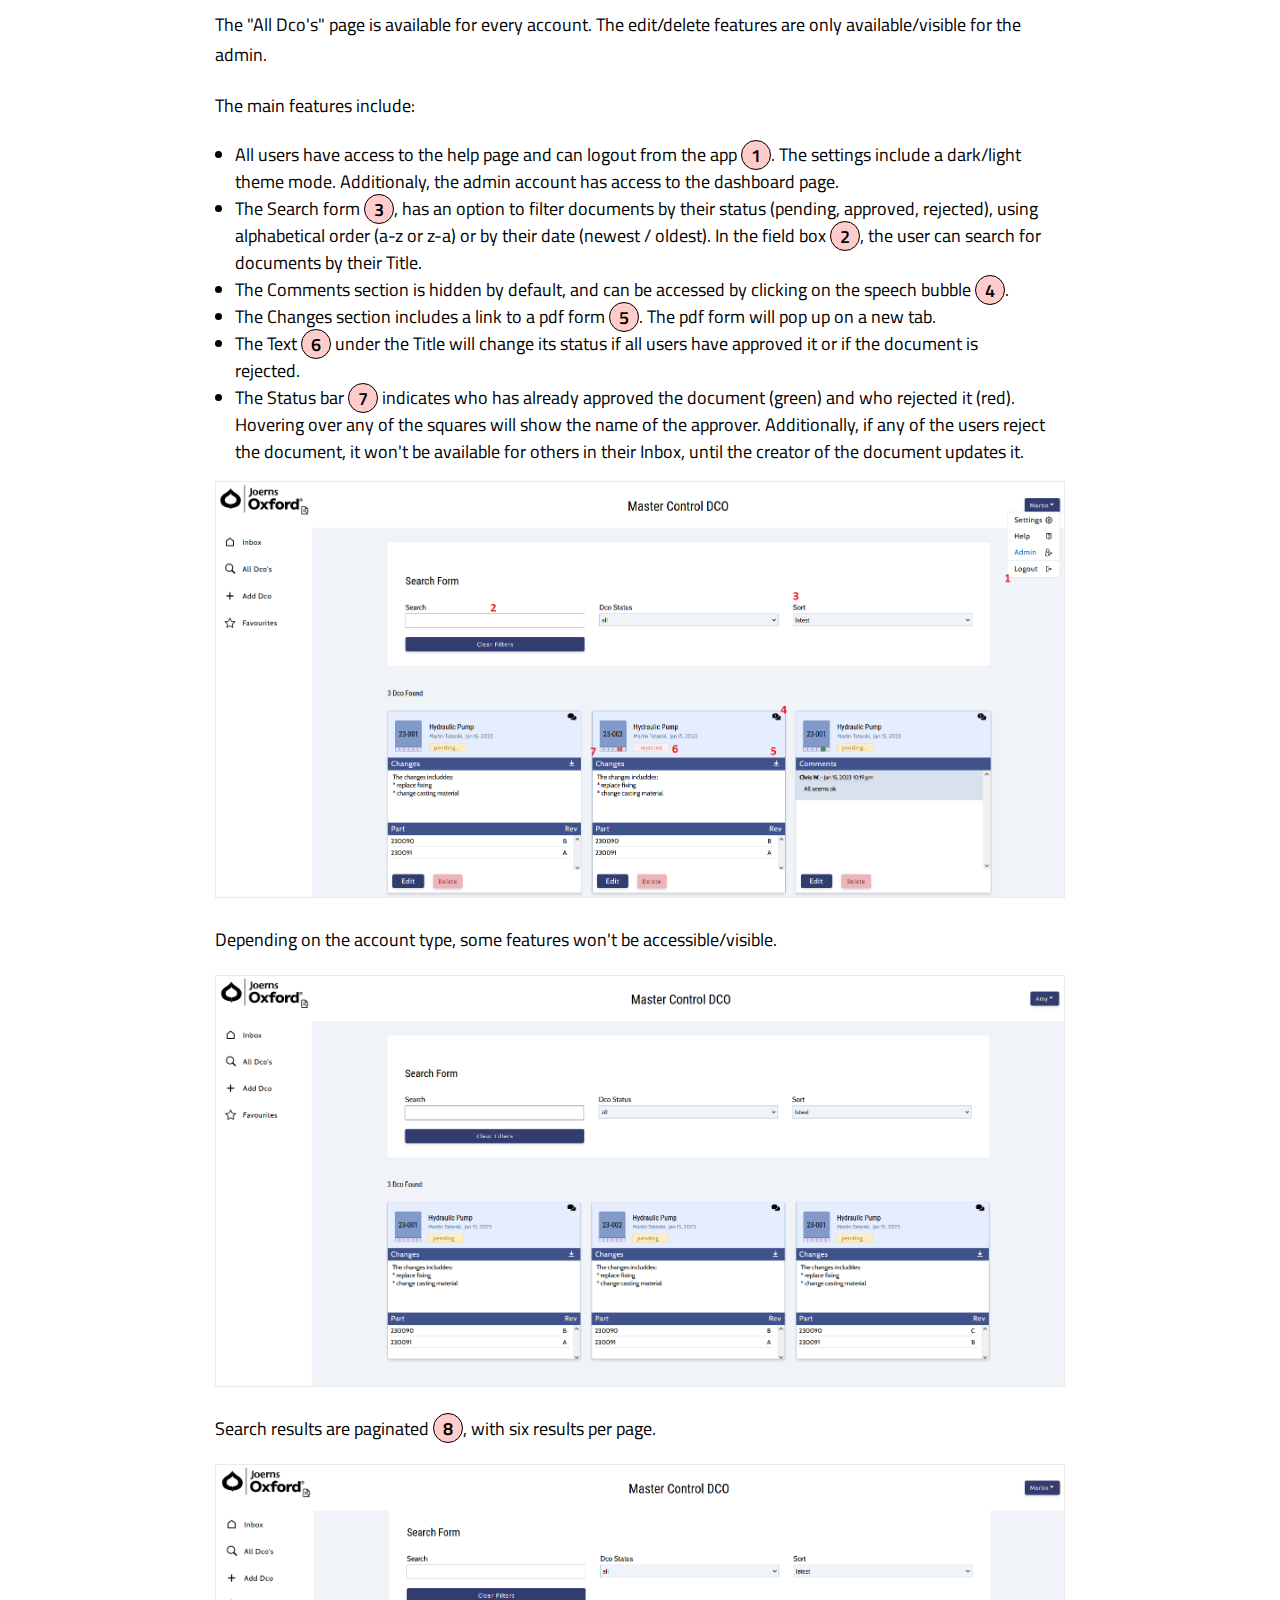
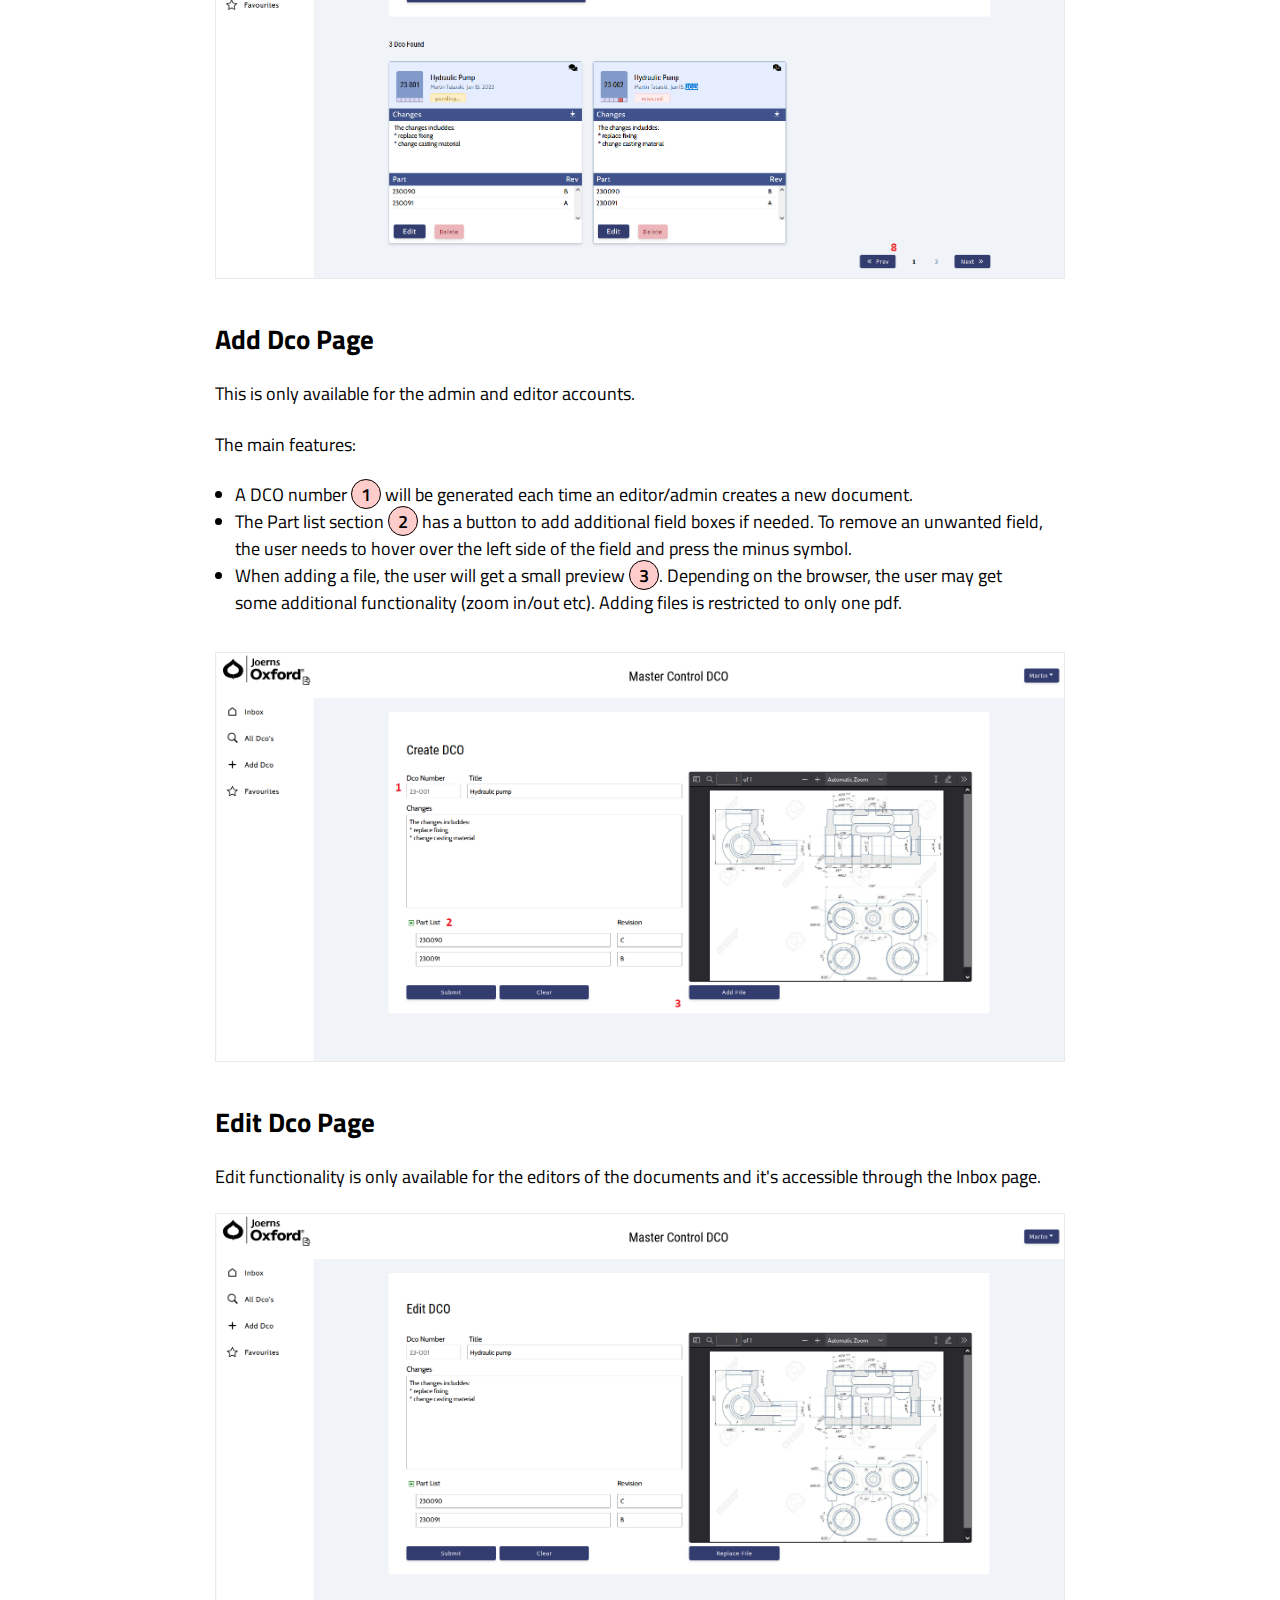
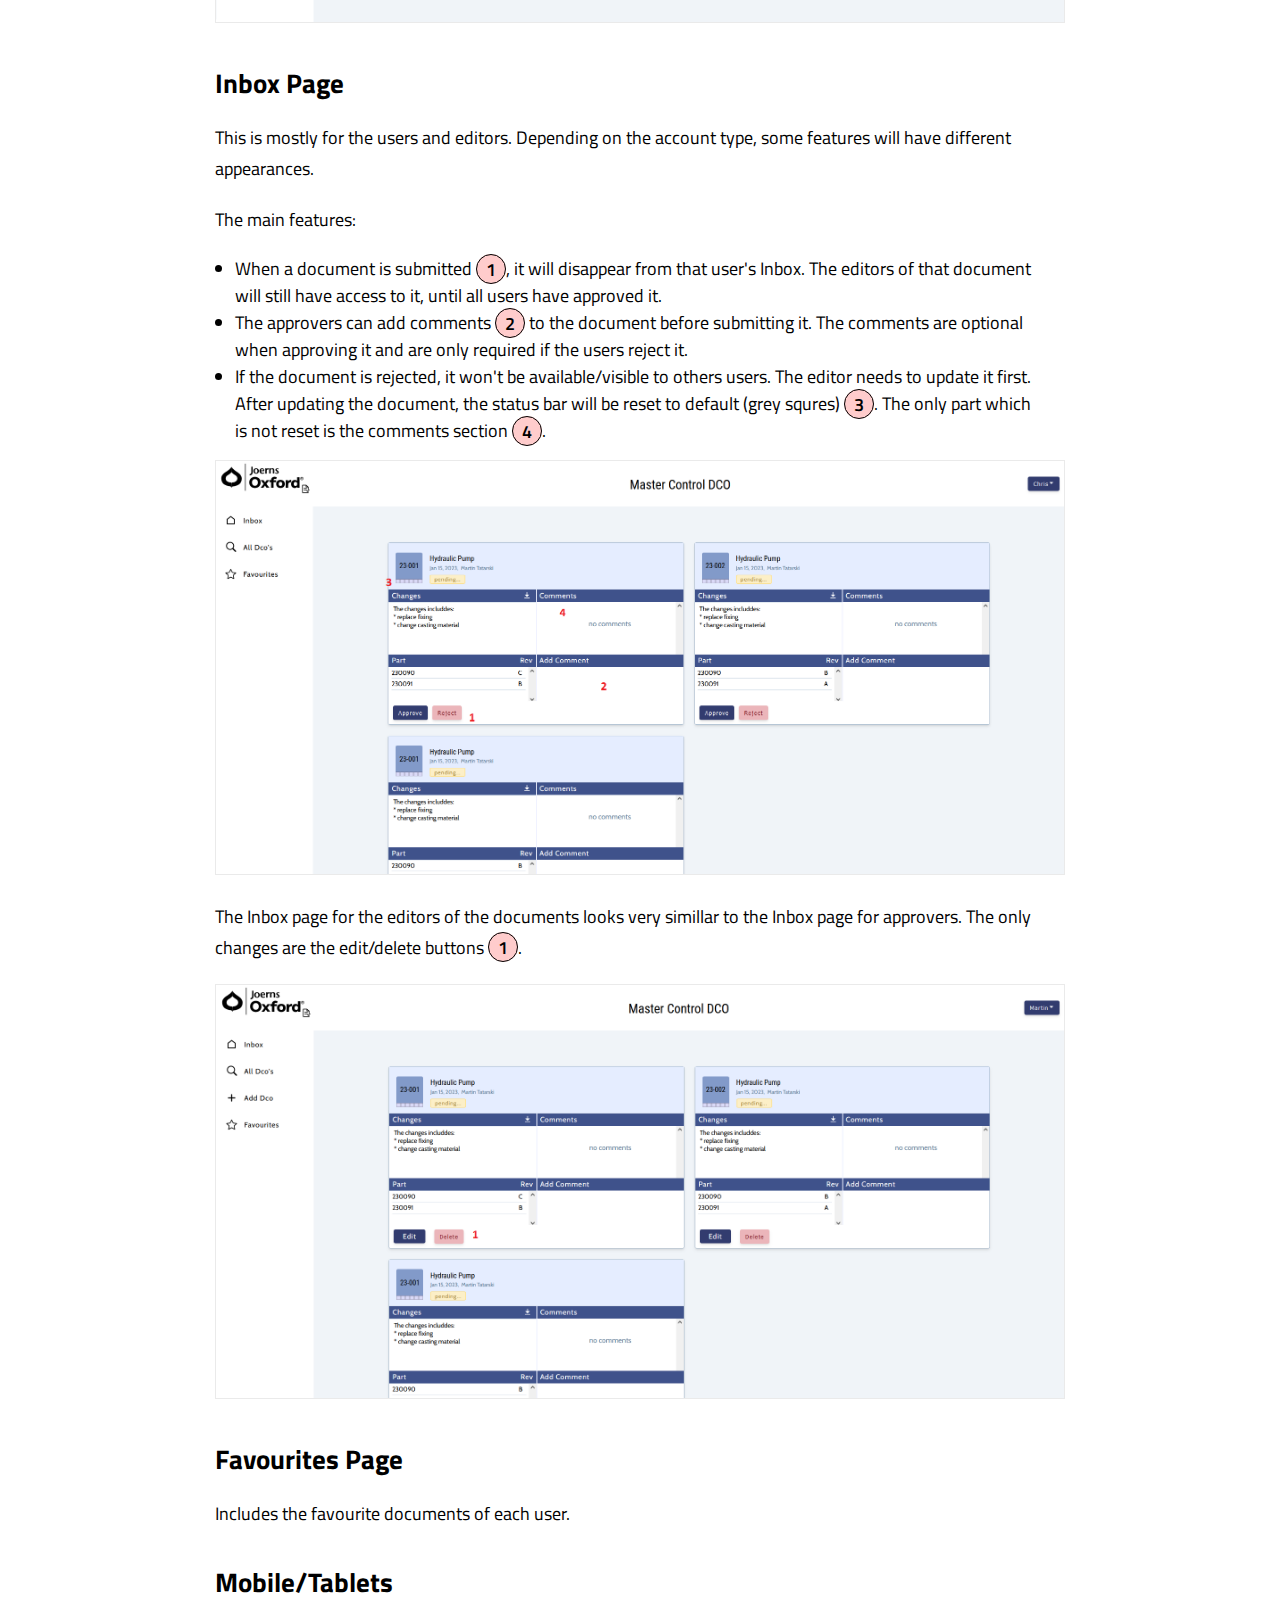
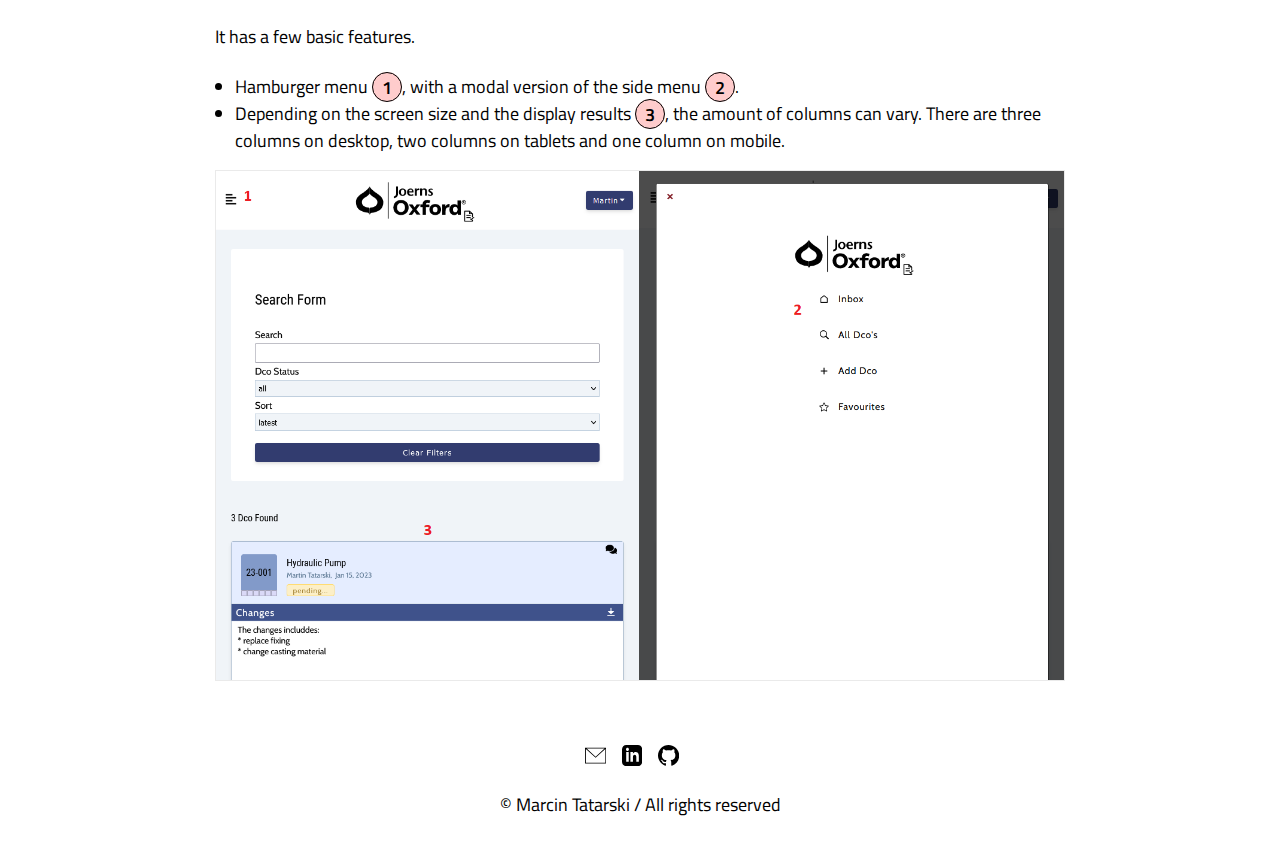
<file: apps/dco_app/index.html>
<!DOCTYPE html>
<html lang="en">
  <head>
    <meta charset="UTF-8" />
    <meta http-equiv="X-UA-Compatible" content="IE=edge" />
    <meta name="viewport" content="width=device-width, initial-scale=1.0" />
    <title>Joerns HealthCare App</title>
    <link rel="icon" type="image/x-icon" href="../../favicon.ico" />
    <link rel="stylesheet" href="../../assets/css/main.css" />
    <link
      rel="stylesheet"
      href="https://cdnjs.cloudflare.com/ajax/libs/font-awesome/6.1.1/css/all.min.css"
      integrity="sha512-KfkfwYDsLkIlwQp6LFnl8zNdLGxu9YAA1QvwINks4PhcElQSvqcyVLLD9aMhXd13uQjoXtEKNosOWaZqXgel0g=="
      crossorigin="anonymous"
      referrerpolicy="no-referrer"
    />
  </head>
  <body>
    <div class="container">
      <header>
        <a href="../../">
          <div class="logo"></div>
        </a>
        <ul class="menu">
          <li>
            <a href="../../index.html">About</a>
          </li>
          <li>
            <a href="../../projects.html">Projects</a>
          </li>
        </ul>
      </header>
      <article class="project-container">
        <div class="article-center">
          <div class="article-width">
            <h1>DCO Web App</h1>
            <div class="article-menu">
              <div class="reading-time">
                <svg
                  width="14"
                  height="14"
                  xmlns="https://www.w3.org/2000/svg"
                  fill-rule="evenodd"
                  clip-rule="evenodd"
                  viewBox="0 0 24 24"
                >
                  <path
                    d="M12 0c6.623 0 12 5.377 12 12s-5.377 12-12 12-12-5.377-12-12 5.377-12 12-12zm0 1c6.071 0 11 4.929 11 11s-4.929 11-11 11-11-4.929-11-11 4.929-11 11-11zm0 11h6v1h-7v-9h1v8z"
                  />
                </svg>
                <span>less than 1min to read</span>
              </div>
            </div>
            <div class="article-content">
              <img
                class="img-zoom-in"
                src="./img/joerns_dco-main-screen-empty.png"
                alt="main screen"
              />

              <h2>The Design</h2>
              <p>
                This is a web app which was created for keeping track of
                products' development changes. I used a
                <span
                  class="tooltip"
                  title="This is a collection of technologies that enables faster application development. MERN stand for (M)ongoDB (E)xpress (R)eact (N)ode. "
                  >MERN</span
                >
                stack, with a bit of Vanilla Javascript.
              </p>
              <p>
                Most of the UI elements were created from scratch. The logo was
                designed in Inkscape, and for the icons I used
                <a href="https://react-icons.github.io/react-icons/"
                  >React Icons</a
                >.
              </p>

              <h2>Login Screen and Main Page</h2>
              <p>
                The app is only accessible for people within the company. There
                are four different account types;
              </p>
              <ul>
                <li>User - for people who are approving documents</li>
                <li>Editor - creators of the documents</li>
                <li>
                  Guest - for anyone within the company who wants access, just
                  to search the database
                </li>
                <li>Admin - can access all parts of the website</li>
              </ul>
              <img
                class="img-zoom-in"
                src="./img/joerns_dco-login-screen.png"
                alt="login screen"
              />
              <p>
                The "All Dco's" page is available for every account. The
                edit/delete features are only available/visible for the admin.
              </p>
              <p>The main features include:</p>
              <ul>
                <li>
                  All users have access to the help page and can logout from the
                  app <span class="circle">1</span>. The settings include a
                  dark/light theme mode. Additionaly, the admin account has
                  access to the dashboard page.
                </li>
                <li>
                  The Search form <span class="circle">3</span>, has an option
                  to filter documents by their status (pending, approved,
                  rejected), using alphabetical order (a-z or z-a) or by their
                  date (newest / oldest). In the field box
                  <span class="circle">2</span>, the user can search for
                  documents by their Title.
                </li>
                <li>
                  The Comments section is hidden by default, and can be accessed
                  by clicking on the speech bubble
                  <span class="circle">4</span>.
                </li>
                <li>
                  The Changes section includes a link to a pdf form
                  <span class="circle">5</span>. The pdf form will pop up on a
                  new tab.
                </li>
                <li>
                  The Text <span class="circle">6</span> under the Title will
                  change its status if all users have approved it or if the
                  document is rejected.
                </li>
                <li>
                  The Status bar <span class="circle">7</span> indicates who has
                  already approved the document (green) and who rejected it
                  (red). Hovering over any of the squares will show the name of
                  the approver. Additionally, if any of the users reject the
                  document, it won't be available for others in their Inbox,
                  until the creator of the document updates it.
                </li>
              </ul>
              <img
                class="img-zoom-in"
                src="./img/joerns_dco-main-screen-admin.png"
                alt="admin main page"
              />
              <p>
                Depending on the account type, some features won't be
                accessible/visible.
              </p>
              <img
                class="img-zoom-in"
                src="./img/joerns_dco-main-screen-user_editor.png"
                alt="user / admin main page"
              />

              <p>
                Search results are paginated <span class="circle">8</span>, with
                six results per page.
              </p>
              <img
                class="img-zoom-in"
                src="./img/joerns_dco-main-screen-user_editor2.png"
                alt="pagination"
              />

              <h2>Add Dco Page</h2>
              <p>This is only available for the admin and editor accounts.</p>
              <p>The main features:</p>
              <ul>
                <li>
                  A DCO number <span class="circle">1</span> will be generated
                  each time an editor/admin creates a new document.
                </li>
                <li>
                  The Part list section <span class="circle">2</span> has a
                  button to add additional field boxes if needed. To remove an
                  unwanted field, the user needs to hover over the left side of
                  the field and press the minus symbol.
                </li>
                <li>
                  When adding a file, the user will get a small preview
                  <span class="circle">3</span>. Depending on the browser, the
                  user may get some additional functionality (zoom in/out etc).
                  Adding files is restricted to only one pdf.
                </li>
              </ul>
              <p></p>
              <img
                class="img-zoom-in"
                src="./img/joerns_dco-add-dco.png"
                alt="add dco page"
              />

              <h2>Edit Dco Page</h2>
              <p>
                Edit functionality is only available for the editors of the
                documents and it's accessible through the Inbox page.
              </p>
              <img
                class="img-zoom-in"
                src="./img/joerns_dco-edit-dco.png"
                alt="edit dco page"
              />

              <h2>Inbox Page</h2>
              <p>
                This is mostly for the users and editors. Depending on the
                account type, some features will have different appearances.
              </p>
              <p>The main features:</p>
              <ul>
                <li>
                  When a document is submitted <span class="circle">1</span>, it
                  will disappear from that user's Inbox. The editors of that
                  document will still have access to it, until all users have
                  approved it.
                </li>
                <li>
                  The approvers can add comments
                  <span class="circle">2</span> to the document before
                  submitting it. The comments are optional when approving it and
                  are only required if the users reject it.
                </li>
                <li>
                  If the document is rejected, it won't be available/visible to
                  others users. The editor needs to update it first. After
                  updating the document, the status bar will be reset to default
                  (grey squres) <span class="circle">3</span>. The only part
                  which is not reset is the comments section
                  <span class="circle">4</span>.
                </li>
              </ul>
              <img
                class="img-zoom-in"
                src="./img/joerns_dco-inbox-screen-user.png"
                alt="user inbox page"
              />
              <p>
                The Inbox page for the editors of the documents looks very
                simillar to the Inbox page for approvers. The only changes are
                the edit/delete buttons <span class="circle">1</span>.
              </p>
              <img
                class="img-zoom-in"
                src="./img/joerns_dco-inbox-screen-editor.png"
                alt="editor inbox page"
              />

              <h2>Favourites Page</h2>
              <p>Includes the favourite documents of each user.</p>

              <h2>Mobile/Tablets</h2>
              <p>It has a few basic features.</p>
              <ul>
                <li>
                  Hamburger menu <span class="circle">1</span>, with a modal
                  version of the side menu <span class="circle">2</span>.
                </li>
                <li>
                  Depending on the screen size and the display results
                  <span class="circle">3</span>, the amount of columns can vary.
                  There are three columns on desktop, two columns on tablets and
                  one column on mobile.
                </li>
              </ul>
              <img
                class="img-zoom-in"
                src="./img/joerns_dco-mobile.png"
                alt="mabile version"
              />
            </div>
          </div>
        </div>
      </article>

      <footer>
        <section class="contact">
          <a href="mailto:martin.tatarski@gmail.com">
            <div class="email-me-icon"></div>
          </a>
          <a href="https://www.linkedin.com/in/marcin-tatarski/">
            <div class="linkedIn-icon"></div>
          </a>
          <a href="https://github.com/martindocs">
            <div class="github-icon"></div>
          </a>
        </section>
        <p class="reserved">&copy; Marcin Tatarski / All rights reserved</p>
      </footer>
    </div>
    <div class="modal"></div>

    <script src="../../assets/js/main.js"></script>
  </body>
</html>
</file>
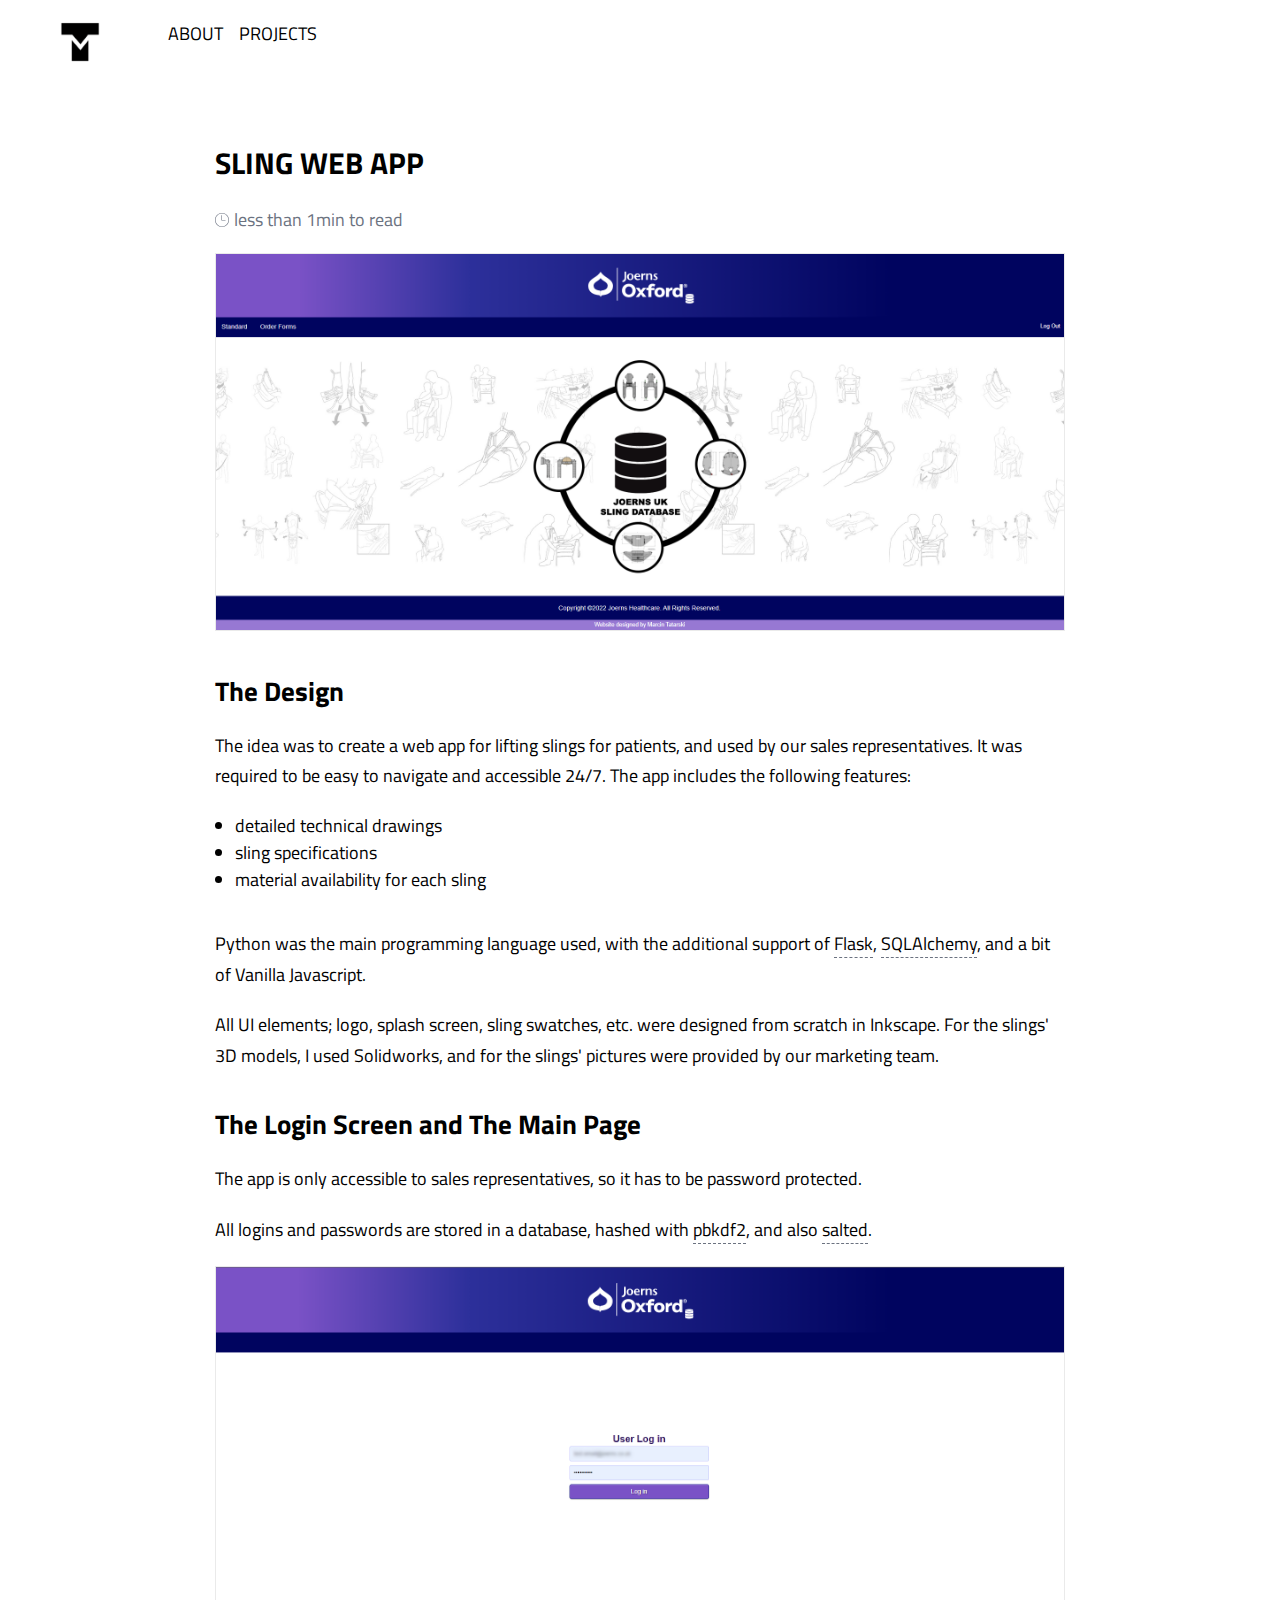
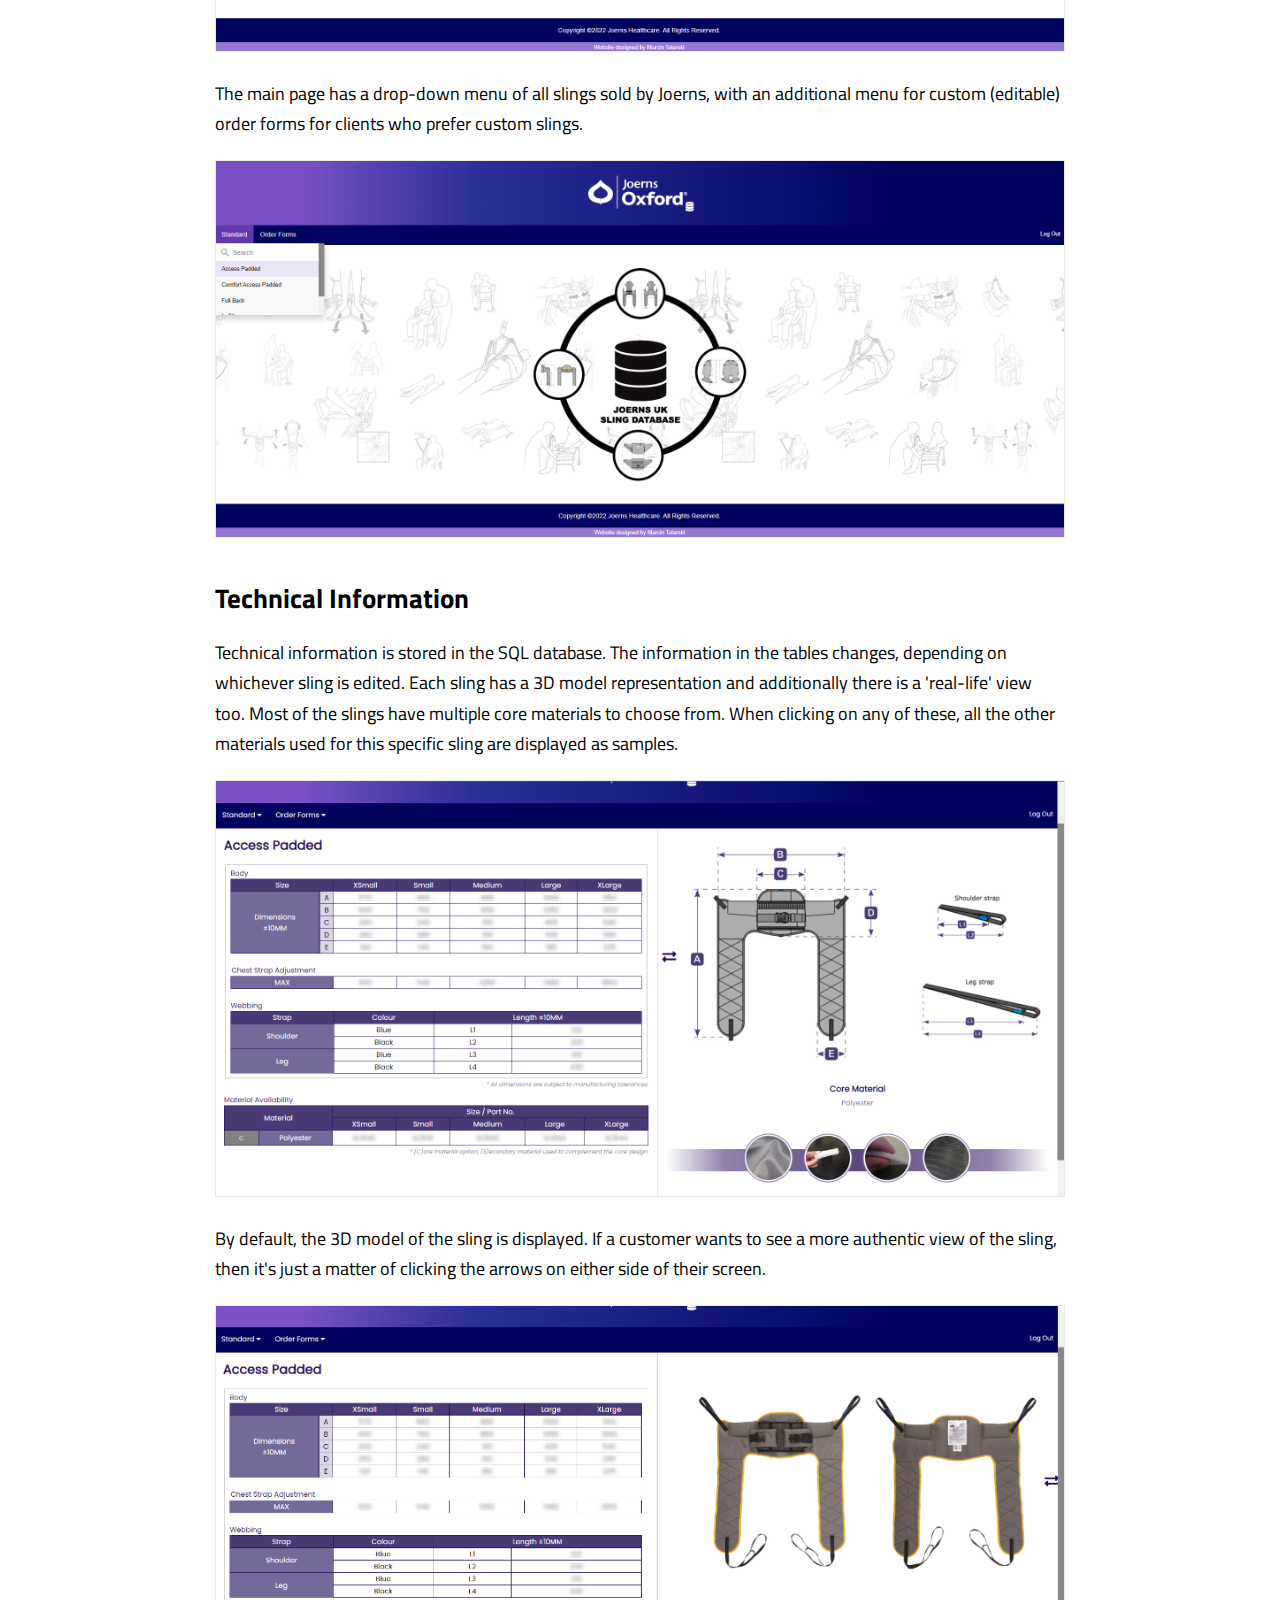
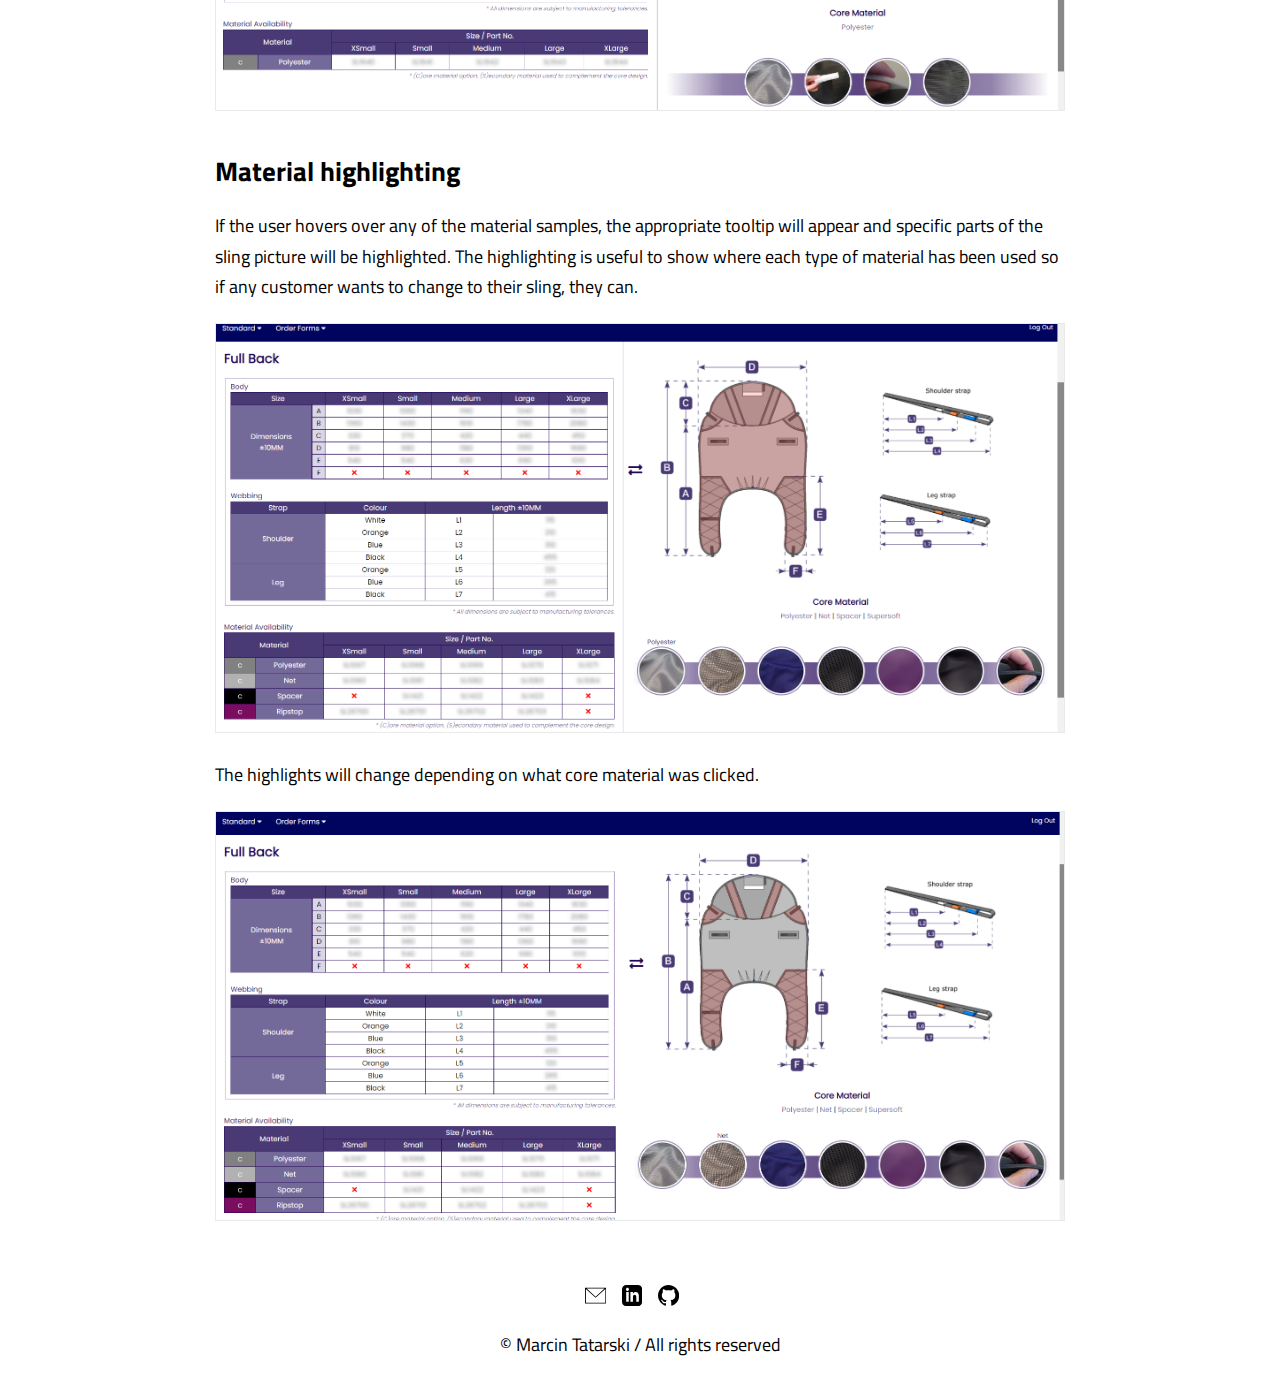
<file: apps/sling_app/index.html>
<!DOCTYPE html>
<html lang="en">
  <head>
    <meta charset="UTF-8" />
    <meta http-equiv="X-UA-Compatible" content="IE=edge" />
    <meta name="viewport" content="width=device-width, initial-scale=1.0" />
    <title>Joerns HealthCare App</title>
    <link rel="icon" type="image/x-icon" href="../favicon.ico" />
    <link rel="stylesheet" href="../../assets/css/main.css" />
    <link
      rel="stylesheet"
      href="https://cdnjs.cloudflare.com/ajax/libs/font-awesome/6.1.1/css/all.min.css"
      integrity="sha512-KfkfwYDsLkIlwQp6LFnl8zNdLGxu9YAA1QvwINks4PhcElQSvqcyVLLD9aMhXd13uQjoXtEKNosOWaZqXgel0g=="
      crossorigin="anonymous"
      referrerpolicy="no-referrer"
    />
  </head>
  <body>
    <div class="container">
      <header>
        <a href="../../">
          <div class="logo"></div>
        </a>
        <ul class="menu">
          <li>
            <a href="../../index.html">About</a>
          </li>
          <li>
            <a href="../../projects.html">Projects</a>
          </li>
        </ul>
      </header>
      <article class="project-container">
        <div class="article-center">
          <div class="article-width">
            <h1>Sling Web App</h1>
            <div class="article-menu">
              <div class="reading-time">
                <svg
                  width="14"
                  height="14"
                  xmlns="https://www.w3.org/2000/svg"
                  fill-rule="evenodd"
                  clip-rule="evenodd"
                  viewBox="0 0 24 24"
                >
                  <path
                    d="M12 0c6.623 0 12 5.377 12 12s-5.377 12-12 12-12-5.377-12-12 5.377-12 12-12zm0 1c6.071 0 11 4.929 11 11s-4.929 11-11 11-11-4.929-11-11 4.929-11 11-11zm0 11h6v1h-7v-9h1v8z"
                  />
                </svg>
                <span>less than 1min to read</span>
              </div>
            </div>
            <div class="article-content">
              <img
                class="img-zoom-in"
                src="./img/joerns-main-screen.png"
                alt="joerns healthcare main screen"
              />

              <h2>The Design</h2>
              <p>
                The idea was to create a web app for lifting slings for
                patients, and used by our sales representatives. It was required
                to be easy to navigate and accessible 24/7. The app includes the
                following features:
              </p>
              <ul>
                <li>detailed technical drawings</li>
                <li>sling specifications</li>
                <li>material availability for each sling</li>
              </ul>
              <p>
                Python was the main programming language used, with the
                additional support of
                <span
                  class="tooltip"
                  title="Flask is a small and lightweight Python web framework that provides useful tools and features."
                  >Flask</span
                >,
                <span
                  class="tooltip"
                  title="SQLAlchemy is a library that facilitates the communication between Python programs and databases."
                  >SQLAlchemy</span
                >, and a bit of Vanilla Javascript.
              </p>
              <p>
                All UI elements; logo, splash screen, sling swatches, etc. were
                designed from scratch in Inkscape. For the slings' 3D models, I
                used Solidworks, and for the slings' pictures were provided by
                our marketing team.
              </p>

              <h2>The Login Screen and The Main Page</h2>
              <p>
                The app is only accessible to sales representatives, so it has
                to be password protected.
              </p>
              <p>
                All logins and passwords are stored in a database, hashed with
                <span
                  class="tooltip"
                  title="Password-Based Key Derivation Function 2"
                  >pbkdf2</span
                >, and also
                <span
                  class="tooltip"
                  title="Salting is simply the addition of a unique, random string of characters known only to the site to each password before it is hashed."
                  >salted</span
                >.
              </p>
              <img
                class="img-zoom-in"
                src="./img/joerns-login-screen.png"
                alt="joerns healthcare main page2"
              />
              <p>
                The main page has a drop-down menu of all slings sold by Joerns,
                with an additional menu for custom (editable) order forms for
                clients who prefer custom slings.
              </p>
              <img
                class="img-zoom-in"
                src="./img/joerns-main-menu.png"
                alt="joerns healthcare main page2"
              />

              <h2>Technical Information</h2>
              <p>
                Technical information is stored in the SQL database. The
                information in the tables changes, depending on whichever sling
                is edited. Each sling has a 3D model representation and
                additionally there is a 'real-life' view too. Most of the slings
                have multiple core materials to choose from. When clicking on
                any of these, all the other materials used for this specific
                sling are displayed as samples.
              </p>
              <img
                class="img-zoom-in"
                src="./img/joerns-sling-details1.png"
                alt="joerns healthcare main page2"
              />
              <p>
                By default, the 3D model of the sling is displayed. If a
                customer wants to see a more authentic view of the sling, then
                it's just a matter of clicking the arrows on either side of
                their screen.
              </p>
              <img
                class="img-zoom-in"
                src="./img/joerns-sling-details2.png"
                alt="joerns healthcare main page2"
              />

              <h2>Material highlighting</h2>
              <p>
                If the user hovers over any of the material samples, the
                appropriate tooltip will appear and specific parts of the sling
                picture will be highlighted. The highlighting is useful to show
                where each type of material has been used so if any customer
                wants to change to their sling, they can.
              </p>
              <img
                class="img-zoom-in"
                src="./img/joerns-sling-highlights1.png"
                alt="joerns healthcare main page2"
              />
              <p>
                The highlights will change depending on what core material was
                clicked.
              </p>
              <img
                class="img-zoom-in"
                src="./img/joerns-sling-highlights2.png"
                alt="joerns healthcare main page2"
              />
            </div>
          </div>
        </div>
      </article>

      <footer>
        <section class="contact">
          <a href="mailto:martin.tatarski@gmail.com">
            <div class="email-me-icon"></div>
          </a>
          <a href="https://www.linkedin.com/in/marcin-tatarski/">
            <div class="linkedIn-icon"></div>
          </a>
          <a href="https://github.com/martindocs">
            <div class="github-icon"></div>
          </a>
        </section>
        <p class="reserved">&copy; Marcin Tatarski / All rights reserved</p>
      </footer>
    </div>
    <div class="modal"></div>

    <script src="../../assets/js/main.js"></script>
  </body>
</html>
</file>
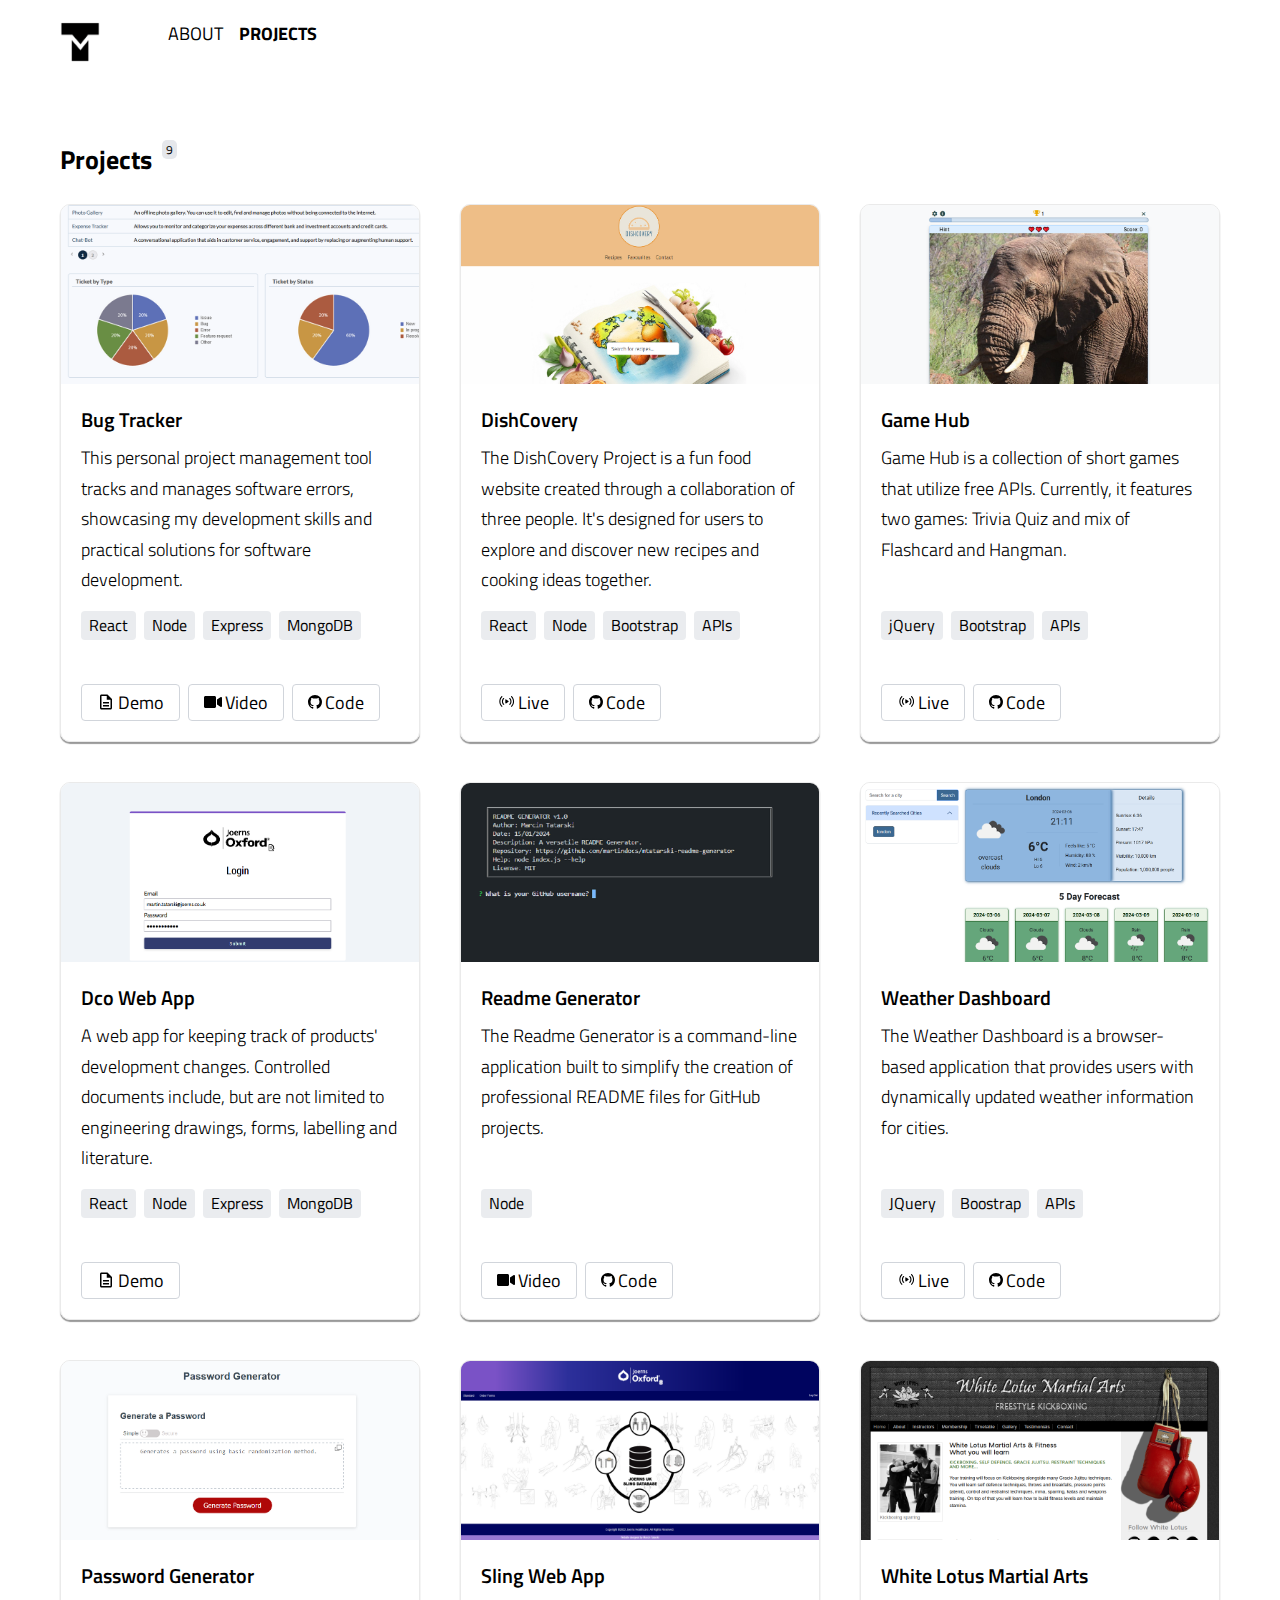
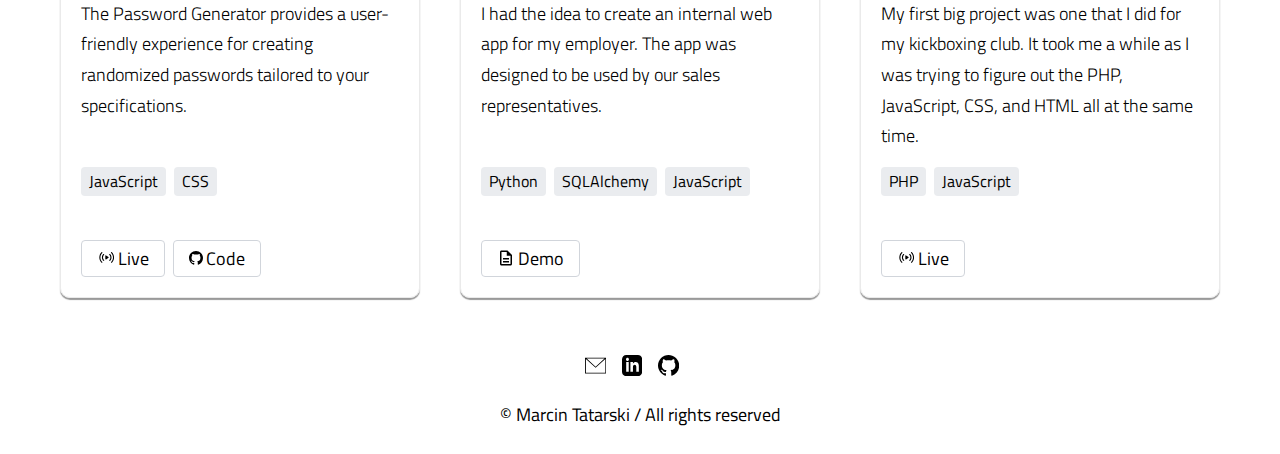
<file: projects.html>
<!DOCTYPE html>
<html lang="en">
  <head>
    <meta charset="UTF-8" />
    <meta http-equiv="X-UA-Compatible" content="IE=edge" />
    <meta name="viewport" content="width=device-width, initial-scale=1.0" />
    <title>Marcin Tatarski | Projects</title>
    <link rel="icon" type="image/x-icon" href="./favicon.ico" />
    <link rel="stylesheet" href="./assets/css/main.css" />
    <link
      rel="stylesheet"
      href="https://cdnjs.cloudflare.com/ajax/libs/font-awesome/6.1.1/css/all.min.css"
      integrity="sha512-KfkfwYDsLkIlwQp6LFnl8zNdLGxu9YAA1QvwINks4PhcElQSvqcyVLLD9aMhXd13uQjoXtEKNosOWaZqXgel0g=="
      crossorigin="anonymous"
      referrerpolicy="no-referrer"
    />
  </head>
  <body>
    <div class="container">
      <header>
        <a href="./">
          <div class="logo"></div>
        </a>
        <ul class="menu">
          <li>
            <a href="./">About</a>
          </li>
          <li class="selected">
            <a href="projects.html">Projects</a>
          </li>
        </ul>
      </header>
      <main class="project-container">
        <section class="project-header">
          <h1>Projects</h1>
          <div class="projects-no"></div>
        </section>
        <section class="grid">
          <!-- Bug Tracker app -->
          <article class="project-content">
            <div class="project-top">
              <a href="./apps/bug_tracker/index.html">
                <img
                  src="./assets/img/thumbnails/bug-tracker.png"
                  alt="bug tracker"
                />
              </a>
            </div>
            <div class="project-bottom">
              <div class="project-title">
                <!-- icon depend of subject -->
                <h2>Bug Tracker</h2>
              </div>
              <div class="project-desc">
                <p>
                  This personal project management tool tracks and manages
                  software errors, showcasing my development skills and
                  practical solutions for software development.
                </p>
              </div>
              <ul class="skills">
                <li>React</li>
                <li>Node</li>
                <li>Express</li>
                <li>MongoDB</li>
              </ul>
            </div>
            <div class="showcase">
              <a href="./apps/bug_tracker/index.html">
                <div class="demo">
                  <svg
                    stroke="currentColor"
                    fill="currentColor"
                    stroke-width="0"
                    viewBox="0 0 24 24"
                    height="1em"
                    width="1em"
                    xmlns="https://www.w3.org/2000/svg"
                  >
                    <path fill="none" d="M0 0h24v24H0V0z"></path>
                    <path
                      d="M8 16h8v2H8zm0-4h8v2H8zm6-10H6c-1.1 0-2 .9-2 2v16c0 1.1.89 2 1.99 2H18c1.1 0 2-.9 2-2V8l-6-6zm4 18H6V4h7v5h5v11z"
                    ></path>
                  </svg>
                  <span>Demo</span>
                </div>
              </a>
              <a href="https://www.youtube.com/watch?v=AladMbkvbgM">
                <div class="source">
                  <svg
                    stroke="currentColor"
                    fill="currentColor"
                    stroke-width="0"
                    viewBox="0 0 576 512"
                    height="1em"
                    width="1em"
                    xmlns="http://www.w3.org/2000/svg"
                  >
                    <path
                      d="M336.2 64H47.8C21.4 64 0 85.4 0 111.8v288.4C0 426.6 21.4 448 47.8 448h288.4c26.4 0 47.8-21.4 47.8-47.8V111.8c0-26.4-21.4-47.8-47.8-47.8zm189.4 37.7L416 177.3v157.4l109.6 75.5c21.2 14.6 50.4-.3 50.4-25.8V127.5c0-25.4-29.1-40.4-50.4-25.8z"
                    ></path>
                  </svg>
                  <span>Video</span>
                </div>
              </a>
              <a href="https://github.com/martindocs/bug-tracker-public">
                <div class="source">
                  <svg
                    xmlns="https://www.w3.org/2000/svg"
                    width="14"
                    height="14"
                    viewBox="0 0 24 24"
                  >
                    <path
                      d="M12 0c-6.626 0-12 5.373-12 12 0 5.302 3.438 9.8 8.207 11.387.599.111.793-.261.793-.577v-2.234c-3.338.726-4.033-1.416-4.033-1.416-.546-1.387-1.333-1.756-1.333-1.756-1.089-.745.083-.729.083-.729 1.205.084 1.839 1.237 1.839 1.237 1.07 1.834 2.807 1.304 3.492.997.107-.775.418-1.305.762-1.604-2.665-.305-5.467-1.334-5.467-5.931 0-1.311.469-2.381 1.236-3.221-.124-.303-.535-1.524.117-3.176 0 0 1.008-.322 3.301 1.23.957-.266 1.983-.399 3.003-.404 1.02.005 2.047.138 3.006.404 2.291-1.552 3.297-1.23 3.297-1.23.653 1.653.242 2.874.118 3.176.77.84 1.235 1.911 1.235 3.221 0 4.609-2.807 5.624-5.479 5.921.43.372.823 1.102.823 2.222v3.293c0 .319.192.694.801.576 4.765-1.589 8.199-6.086 8.199-11.386 0-6.627-5.373-12-12-12z"
                    />
                  </svg>
                  <span>Code</span>
                </div>
              </a>
            </div>
          </article>

          <!-- DishCovery  -->
          <article class="project-content">
            <div class="project-top">
              <a href="https://dishcoveryapp.netlify.app/">
                <img
                  src="./assets/img/thumbnails/dishcovery.png"
                  alt="DishCovery thumbnail"
                />
              </a>
            </div>
            <div class="project-bottom">
              <div class="project-title">
                <h2>DishCovery</h2>
              </div>
              <div class="project-desc">
                <p>
                  The DishCovery Project is a fun food website created through a
                  collaboration of three people. It's designed for users to
                  explore and discover new recipes and cooking ideas together.
                </p>
              </div>
              <ul class="skills">
                <li>React</li>
                <li>Node</li>
                <li>Bootstrap</li>
                <li>APIs</li>
              </ul>
            </div>
            <div class="showcase">
              <a href="https://dishcoveryapp.netlify.app/">
                <div class="live">
                  <svg
                    width="18"
                    height="18"
                    version="1.1"
                    viewBox="0 0 650 600"
                    xmlns="https://www.w3.org/2000/svg"
                  >
                    <path
                      d="m538.16 91.84c-7.8398-7.8398-20.16-7.8398-27.441 0-7.8398 7.8398-7.8398 20.16 0 27.441 42.562 43.117 66.082 99.68 66.082 160.72 0 60.48-23.52 117.6-66.641 160.16-7.8398 7.8398-7.8398 20.16 0 27.441 3.9219 3.9219 8.9609 5.6016 14 5.6016s10.078-1.6797 14-5.6016c50.398-50.398 77.84-117.04 77.84-188.16 0-70.562-27.441-137.76-77.84-187.6z"
                    />
                    <path
                      d="m123.2 280c0-61.039 23.52-117.6 66.641-160.16 7.8398-7.8398 7.8398-20.16 0-27.441-7.8398-7.8398-20.16-7.8398-27.441 0-50.957 49.281-78.398 116.48-78.398 187.6s27.441 137.76 77.84 188.16c3.9219 3.9219 8.9609 5.6016 14 5.6016s10.078-1.6797 14-5.6016c7.8398-7.8398 7.8398-20.16 0-27.441-43.121-43.117-66.641-100.24-66.641-160.72z"
                    />
                    <path
                      d="m472.08 157.92c-7.8398-7.8398-20.16-7.8398-27.441 0-7.8398 7.8398-7.8398 20.16 0 27.441 25.199 25.199 39.199 58.801 39.199 94.078 0 35.281-14 68.879-39.199 94.078-7.8398 7.8398-7.8398 20.16 0 27.441 3.9219 3.9219 8.9609 5.6016 14 5.6016s10.078-1.6797 14-5.6016c32.48-32.48 50.398-75.602 50.398-121.52-0.55469-45.363-18.477-89.043-50.957-121.52z"
                    />
                    <path
                      d="m216.72 280c0-35.84 14-68.879 39.199-94.078 7.8398-7.8398 7.8398-20.16 0-27.441-7.8398-7.8398-20.16-7.8398-27.441 0-32.48 32.48-50.398 75.602-50.398 122.08 0 45.922 18.48 90.16 50.961 122.08 3.9219 3.9219 8.9609 5.6016 14 5.6016s10.078-1.6797 14-5.6016c7.8398-7.8398 7.2812-20.16 0-27.441-26.32-25.754-40.32-59.914-40.32-95.195z"
                    />
                    <path
                      d="m327.6 206.64c-11.762-7.8398-27.441 0.55859-27.441 14.559v117.04c0 14 15.68 22.398 27.441 14.559l87.922-58.801c10.641-7.2812 10.641-22.398 0-29.68z"
                    />
                  </svg>
                  <span>Live</span>
                </div>
              </a>
              <a href="https://github.com/martindocs-bootcamp/dishcovery">
                <div class="source">
                  <svg
                    xmlns="https://www.w3.org/2000/svg"
                    width="14"
                    height="14"
                    viewBox="0 0 24 24"
                  >
                    <path
                      d="M12 0c-6.626 0-12 5.373-12 12 0 5.302 3.438 9.8 8.207 11.387.599.111.793-.261.793-.577v-2.234c-3.338.726-4.033-1.416-4.033-1.416-.546-1.387-1.333-1.756-1.333-1.756-1.089-.745.083-.729.083-.729 1.205.084 1.839 1.237 1.839 1.237 1.07 1.834 2.807 1.304 3.492.997.107-.775.418-1.305.762-1.604-2.665-.305-5.467-1.334-5.467-5.931 0-1.311.469-2.381 1.236-3.221-.124-.303-.535-1.524.117-3.176 0 0 1.008-.322 3.301 1.23.957-.266 1.983-.399 3.003-.404 1.02.005 2.047.138 3.006.404 2.291-1.552 3.297-1.23 3.297-1.23.653 1.653.242 2.874.118 3.176.77.84 1.235 1.911 1.235 3.221 0 4.609-2.807 5.624-5.479 5.921.43.372.823 1.102.823 2.222v3.293c0 .319.192.694.801.576 4.765-1.589 8.199-6.086 8.199-11.386 0-6.627-5.373-12-12-12z"
                    />
                  </svg>
                  <span>Code</span>
                </div>
              </a>
            </div>
          </article>

          <!-- Game Hub  -->
          <article class="project-content">
            <div class="project-top">
              <a
                href="https://saif-uddin-93.github.io/flash-card-trivia/flashcard.html"
              >
                <img
                  src="./assets/img/thumbnails/game-hub.png"
                  alt="Game Hub thumbnail"
                />
              </a>
            </div>
            <div class="project-bottom">
              <div class="project-title">
                <h2>Game Hub</h2>
              </div>
              <div class="project-desc">
                <p>
                  Game Hub is a collection of short games that utilize free
                  APIs. Currently, it features two games: Trivia Quiz and mix of
                  Flashcard and Hangman.
                </p>
              </div>
              <ul class="skills">
                <li>jQuery</li>
                <li>Bootstrap</li>
                <li>APIs</li>
              </ul>
            </div>
            <div class="showcase">
              <a
                href="https://saif-uddin-93.github.io/flash-card-trivia/flashcard.html"
              >
                <div class="live">
                  <svg
                    width="18"
                    height="18"
                    version="1.1"
                    viewBox="0 0 650 600"
                    xmlns="https://www.w3.org/2000/svg"
                  >
                    <path
                      d="m538.16 91.84c-7.8398-7.8398-20.16-7.8398-27.441 0-7.8398 7.8398-7.8398 20.16 0 27.441 42.562 43.117 66.082 99.68 66.082 160.72 0 60.48-23.52 117.6-66.641 160.16-7.8398 7.8398-7.8398 20.16 0 27.441 3.9219 3.9219 8.9609 5.6016 14 5.6016s10.078-1.6797 14-5.6016c50.398-50.398 77.84-117.04 77.84-188.16 0-70.562-27.441-137.76-77.84-187.6z"
                    />
                    <path
                      d="m123.2 280c0-61.039 23.52-117.6 66.641-160.16 7.8398-7.8398 7.8398-20.16 0-27.441-7.8398-7.8398-20.16-7.8398-27.441 0-50.957 49.281-78.398 116.48-78.398 187.6s27.441 137.76 77.84 188.16c3.9219 3.9219 8.9609 5.6016 14 5.6016s10.078-1.6797 14-5.6016c7.8398-7.8398 7.8398-20.16 0-27.441-43.121-43.117-66.641-100.24-66.641-160.72z"
                    />
                    <path
                      d="m472.08 157.92c-7.8398-7.8398-20.16-7.8398-27.441 0-7.8398 7.8398-7.8398 20.16 0 27.441 25.199 25.199 39.199 58.801 39.199 94.078 0 35.281-14 68.879-39.199 94.078-7.8398 7.8398-7.8398 20.16 0 27.441 3.9219 3.9219 8.9609 5.6016 14 5.6016s10.078-1.6797 14-5.6016c32.48-32.48 50.398-75.602 50.398-121.52-0.55469-45.363-18.477-89.043-50.957-121.52z"
                    />
                    <path
                      d="m216.72 280c0-35.84 14-68.879 39.199-94.078 7.8398-7.8398 7.8398-20.16 0-27.441-7.8398-7.8398-20.16-7.8398-27.441 0-32.48 32.48-50.398 75.602-50.398 122.08 0 45.922 18.48 90.16 50.961 122.08 3.9219 3.9219 8.9609 5.6016 14 5.6016s10.078-1.6797 14-5.6016c7.8398-7.8398 7.2812-20.16 0-27.441-26.32-25.754-40.32-59.914-40.32-95.195z"
                    />
                    <path
                      d="m327.6 206.64c-11.762-7.8398-27.441 0.55859-27.441 14.559v117.04c0 14 15.68 22.398 27.441 14.559l87.922-58.801c10.641-7.2812 10.641-22.398 0-29.68z"
                    />
                  </svg>
                  <span>Live</span>
                </div>
              </a>
              <a href="https://github.com/martindocs/flash-card-game">
                <div class="source">
                  <svg
                    xmlns="https://www.w3.org/2000/svg"
                    width="14"
                    height="14"
                    viewBox="0 0 24 24"
                  >
                    <path
                      d="M12 0c-6.626 0-12 5.373-12 12 0 5.302 3.438 9.8 8.207 11.387.599.111.793-.261.793-.577v-2.234c-3.338.726-4.033-1.416-4.033-1.416-.546-1.387-1.333-1.756-1.333-1.756-1.089-.745.083-.729.083-.729 1.205.084 1.839 1.237 1.839 1.237 1.07 1.834 2.807 1.304 3.492.997.107-.775.418-1.305.762-1.604-2.665-.305-5.467-1.334-5.467-5.931 0-1.311.469-2.381 1.236-3.221-.124-.303-.535-1.524.117-3.176 0 0 1.008-.322 3.301 1.23.957-.266 1.983-.399 3.003-.404 1.02.005 2.047.138 3.006.404 2.291-1.552 3.297-1.23 3.297-1.23.653 1.653.242 2.874.118 3.176.77.84 1.235 1.911 1.235 3.221 0 4.609-2.807 5.624-5.479 5.921.43.372.823 1.102.823 2.222v3.293c0 .319.192.694.801.576 4.765-1.589 8.199-6.086 8.199-11.386 0-6.627-5.373-12-12-12z"
                    />
                  </svg>
                  <span>Code</span>
                </div>
              </a>
            </div>
          </article>

          <!-- Joerns HealthCare DCO app -->
          <article class="project-content">
            <div class="project-top">
              <a href="./apps/dco_app/index.html">
                <img
                  src="./assets/img/thumbnails/joerns-dco-app.png"
                  alt="Joerns HealthCare"
                />
              </a>
            </div>
            <div class="project-bottom">
              <div class="project-title">
                <!-- icon depend of subject -->
                <h2>Dco Web App</h2>
              </div>
              <div class="project-desc">
                <p>
                  A web app for keeping track of products' development changes.
                  Controlled documents include, but are not limited to
                  engineering drawings, forms, labelling and literature.
                </p>
              </div>
              <ul class="skills">
                <li>React</li>
                <li>Node</li>
                <li>Express</li>
                <li>MongoDB</li>
              </ul>
            </div>
            <div class="showcase">
              <a href="./apps/dco_app/index.html">
                <div class="demo">
                  <svg
                    stroke="currentColor"
                    fill="currentColor"
                    stroke-width="0"
                    viewBox="0 0 24 24"
                    height="1em"
                    width="1em"
                    xmlns="https://www.w3.org/2000/svg"
                  >
                    <path fill="none" d="M0 0h24v24H0V0z"></path>
                    <path
                      d="M8 16h8v2H8zm0-4h8v2H8zm6-10H6c-1.1 0-2 .9-2 2v16c0 1.1.89 2 1.99 2H18c1.1 0 2-.9 2-2V8l-6-6zm4 18H6V4h7v5h5v11z"
                    ></path>
                  </svg>
                  <span>Demo</span>
                </div>
              </a>
            </div>
          </article>

          <!-- Readme Generator -->
          <article class="project-content">
            <div class="project-top">
              <a href="https://www.youtube.com/watch?v=ZlBIzv1o_7M">
                <img
                  src="./assets/img/thumbnails/readme-generator.png"
                  alt="Readme Generator thumbnail"
                />
              </a>
            </div>
            <div class="project-bottom">
              <div class="project-title">
                <h2>Readme Generator</h2>
              </div>
              <div class="project-desc">
                <p>
                  The Readme Generator is a command-line application built to
                  simplify the creation of professional README files for GitHub
                  projects.
                </p>
              </div>
              <ul class="skills">
                <li>Node</li>
              </ul>
            </div>
            <div class="showcase">
              <a href="https://www.youtube.com/watch?v=ZlBIzv1o_7M">
                <div class="source">
                  <svg
                    stroke="currentColor"
                    fill="currentColor"
                    stroke-width="0"
                    viewBox="0 0 576 512"
                    height="1em"
                    width="1em"
                    xmlns="http://www.w3.org/2000/svg"
                  >
                    <path
                      d="M336.2 64H47.8C21.4 64 0 85.4 0 111.8v288.4C0 426.6 21.4 448 47.8 448h288.4c26.4 0 47.8-21.4 47.8-47.8V111.8c0-26.4-21.4-47.8-47.8-47.8zm189.4 37.7L416 177.3v157.4l109.6 75.5c21.2 14.6 50.4-.3 50.4-25.8V127.5c0-25.4-29.1-40.4-50.4-25.8z"
                    ></path>
                  </svg>
                  <span>Video</span>
                </div>
              </a>
              <a href="https://github.com/martindocs/readme-generator">
                <div class="source">
                  <svg
                    xmlns="https://www.w3.org/2000/svg"
                    width="14"
                    height="14"
                    viewBox="0 0 24 24"
                  >
                    <path
                      d="M12 0c-6.626 0-12 5.373-12 12 0 5.302 3.438 9.8 8.207 11.387.599.111.793-.261.793-.577v-2.234c-3.338.726-4.033-1.416-4.033-1.416-.546-1.387-1.333-1.756-1.333-1.756-1.089-.745.083-.729.083-.729 1.205.084 1.839 1.237 1.839 1.237 1.07 1.834 2.807 1.304 3.492.997.107-.775.418-1.305.762-1.604-2.665-.305-5.467-1.334-5.467-5.931 0-1.311.469-2.381 1.236-3.221-.124-.303-.535-1.524.117-3.176 0 0 1.008-.322 3.301 1.23.957-.266 1.983-.399 3.003-.404 1.02.005 2.047.138 3.006.404 2.291-1.552 3.297-1.23 3.297-1.23.653 1.653.242 2.874.118 3.176.77.84 1.235 1.911 1.235 3.221 0 4.609-2.807 5.624-5.479 5.921.43.372.823 1.102.823 2.222v3.293c0 .319.192.694.801.576 4.765-1.589 8.199-6.086 8.199-11.386 0-6.627-5.373-12-12-12z"
                    />
                  </svg>
                  <span>Code</span>
                </div>
              </a>
            </div>
          </article>

          <!-- Weather Dashboard -->
          <article class="project-content">
            <div class="project-top">
              <a href="https://martindocs.github.io/weather-dashboard/">
                <img
                  src="./assets/img/thumbnails/weather-dashboard.png"
                  alt="Weather Dashboard thumbnail"
                />
              </a>
            </div>
            <div class="project-bottom">
              <div class="project-title">
                <h2>Weather Dashboard</h2>
              </div>
              <div class="project-desc">
                <p>
                  The Weather Dashboard is a browser-based application that
                  provides users with dynamically updated weather information
                  for cities.
                </p>
              </div>
              <ul class="skills">
                <li>JQuery</li>
                <li>Boostrap</li>
                <li>APIs</li>
              </ul>
            </div>
            <div class="showcase">
              <a href="https://martindocs.github.io/weather-dashboard/">
                <div class="live">
                  <svg
                    width="18"
                    height="18"
                    version="1.1"
                    viewBox="0 0 650 600"
                    xmlns="https://www.w3.org/2000/svg"
                  >
                    <path
                      d="m538.16 91.84c-7.8398-7.8398-20.16-7.8398-27.441 0-7.8398 7.8398-7.8398 20.16 0 27.441 42.562 43.117 66.082 99.68 66.082 160.72 0 60.48-23.52 117.6-66.641 160.16-7.8398 7.8398-7.8398 20.16 0 27.441 3.9219 3.9219 8.9609 5.6016 14 5.6016s10.078-1.6797 14-5.6016c50.398-50.398 77.84-117.04 77.84-188.16 0-70.562-27.441-137.76-77.84-187.6z"
                    />
                    <path
                      d="m123.2 280c0-61.039 23.52-117.6 66.641-160.16 7.8398-7.8398 7.8398-20.16 0-27.441-7.8398-7.8398-20.16-7.8398-27.441 0-50.957 49.281-78.398 116.48-78.398 187.6s27.441 137.76 77.84 188.16c3.9219 3.9219 8.9609 5.6016 14 5.6016s10.078-1.6797 14-5.6016c7.8398-7.8398 7.8398-20.16 0-27.441-43.121-43.117-66.641-100.24-66.641-160.72z"
                    />
                    <path
                      d="m472.08 157.92c-7.8398-7.8398-20.16-7.8398-27.441 0-7.8398 7.8398-7.8398 20.16 0 27.441 25.199 25.199 39.199 58.801 39.199 94.078 0 35.281-14 68.879-39.199 94.078-7.8398 7.8398-7.8398 20.16 0 27.441 3.9219 3.9219 8.9609 5.6016 14 5.6016s10.078-1.6797 14-5.6016c32.48-32.48 50.398-75.602 50.398-121.52-0.55469-45.363-18.477-89.043-50.957-121.52z"
                    />
                    <path
                      d="m216.72 280c0-35.84 14-68.879 39.199-94.078 7.8398-7.8398 7.8398-20.16 0-27.441-7.8398-7.8398-20.16-7.8398-27.441 0-32.48 32.48-50.398 75.602-50.398 122.08 0 45.922 18.48 90.16 50.961 122.08 3.9219 3.9219 8.9609 5.6016 14 5.6016s10.078-1.6797 14-5.6016c7.8398-7.8398 7.2812-20.16 0-27.441-26.32-25.754-40.32-59.914-40.32-95.195z"
                    />
                    <path
                      d="m327.6 206.64c-11.762-7.8398-27.441 0.55859-27.441 14.559v117.04c0 14 15.68 22.398 27.441 14.559l87.922-58.801c10.641-7.2812 10.641-22.398 0-29.68z"
                    />
                  </svg>
                  <span>Live</span>
                </div>
              </a>
              <a href="https://github.com/martindocs/weather-dashboard">
                <div class="source">
                  <svg
                    xmlns="https://www.w3.org/2000/svg"
                    width="14"
                    height="14"
                    viewBox="0 0 24 24"
                  >
                    <path
                      d="M12 0c-6.626 0-12 5.373-12 12 0 5.302 3.438 9.8 8.207 11.387.599.111.793-.261.793-.577v-2.234c-3.338.726-4.033-1.416-4.033-1.416-.546-1.387-1.333-1.756-1.333-1.756-1.089-.745.083-.729.083-.729 1.205.084 1.839 1.237 1.839 1.237 1.07 1.834 2.807 1.304 3.492.997.107-.775.418-1.305.762-1.604-2.665-.305-5.467-1.334-5.467-5.931 0-1.311.469-2.381 1.236-3.221-.124-.303-.535-1.524.117-3.176 0 0 1.008-.322 3.301 1.23.957-.266 1.983-.399 3.003-.404 1.02.005 2.047.138 3.006.404 2.291-1.552 3.297-1.23 3.297-1.23.653 1.653.242 2.874.118 3.176.77.84 1.235 1.911 1.235 3.221 0 4.609-2.807 5.624-5.479 5.921.43.372.823 1.102.823 2.222v3.293c0 .319.192.694.801.576 4.765-1.589 8.199-6.086 8.199-11.386 0-6.627-5.373-12-12-12z"
                    />
                  </svg>
                  <span>Code</span>
                </div>
              </a>
            </div>
          </article>

          <!-- Password Generator -->
          <article class="project-content">
            <div class="project-top">
              <a
                href="https://martindocs-bootcamp.github.io/password-generator/"
              >
                <img
                  src="./assets/img/thumbnails/password-generator.png"
                  alt="Weather Dashboard thumbnail"
                />
              </a>
            </div>
            <div class="project-bottom">
              <div class="project-title">
                <h2>Password Generator</h2>
              </div>
              <div class="project-desc">
                <p>
                  The Password Generator provides a user-friendly experience for
                  creating randomized passwords tailored to your specifications.
                </p>
              </div>
              <ul class="skills">
                <li>JavaScript</li>
                <li>CSS</li>
              </ul>
            </div>
            <div class="showcase">
              <a
                href="https://martindocs-bootcamp.github.io/password-generator/"
              >
                <div class="live">
                  <svg
                    width="18"
                    height="18"
                    version="1.1"
                    viewBox="0 0 650 600"
                    xmlns="https://www.w3.org/2000/svg"
                  >
                    <path
                      d="m538.16 91.84c-7.8398-7.8398-20.16-7.8398-27.441 0-7.8398 7.8398-7.8398 20.16 0 27.441 42.562 43.117 66.082 99.68 66.082 160.72 0 60.48-23.52 117.6-66.641 160.16-7.8398 7.8398-7.8398 20.16 0 27.441 3.9219 3.9219 8.9609 5.6016 14 5.6016s10.078-1.6797 14-5.6016c50.398-50.398 77.84-117.04 77.84-188.16 0-70.562-27.441-137.76-77.84-187.6z"
                    />
                    <path
                      d="m123.2 280c0-61.039 23.52-117.6 66.641-160.16 7.8398-7.8398 7.8398-20.16 0-27.441-7.8398-7.8398-20.16-7.8398-27.441 0-50.957 49.281-78.398 116.48-78.398 187.6s27.441 137.76 77.84 188.16c3.9219 3.9219 8.9609 5.6016 14 5.6016s10.078-1.6797 14-5.6016c7.8398-7.8398 7.8398-20.16 0-27.441-43.121-43.117-66.641-100.24-66.641-160.72z"
                    />
                    <path
                      d="m472.08 157.92c-7.8398-7.8398-20.16-7.8398-27.441 0-7.8398 7.8398-7.8398 20.16 0 27.441 25.199 25.199 39.199 58.801 39.199 94.078 0 35.281-14 68.879-39.199 94.078-7.8398 7.8398-7.8398 20.16 0 27.441 3.9219 3.9219 8.9609 5.6016 14 5.6016s10.078-1.6797 14-5.6016c32.48-32.48 50.398-75.602 50.398-121.52-0.55469-45.363-18.477-89.043-50.957-121.52z"
                    />
                    <path
                      d="m216.72 280c0-35.84 14-68.879 39.199-94.078 7.8398-7.8398 7.8398-20.16 0-27.441-7.8398-7.8398-20.16-7.8398-27.441 0-32.48 32.48-50.398 75.602-50.398 122.08 0 45.922 18.48 90.16 50.961 122.08 3.9219 3.9219 8.9609 5.6016 14 5.6016s10.078-1.6797 14-5.6016c7.8398-7.8398 7.2812-20.16 0-27.441-26.32-25.754-40.32-59.914-40.32-95.195z"
                    />
                    <path
                      d="m327.6 206.64c-11.762-7.8398-27.441 0.55859-27.441 14.559v117.04c0 14 15.68 22.398 27.441 14.559l87.922-58.801c10.641-7.2812 10.641-22.398 0-29.68z"
                    />
                  </svg>
                  <span>Live</span>
                </div>
              </a>
              <a
                href="https://github.com/martindocs-bootcamp/password-generator"
              >
                <div class="source">
                  <svg
                    xmlns="https://www.w3.org/2000/svg"
                    width="14"
                    height="14"
                    viewBox="0 0 24 24"
                  >
                    <path
                      d="M12 0c-6.626 0-12 5.373-12 12 0 5.302 3.438 9.8 8.207 11.387.599.111.793-.261.793-.577v-2.234c-3.338.726-4.033-1.416-4.033-1.416-.546-1.387-1.333-1.756-1.333-1.756-1.089-.745.083-.729.083-.729 1.205.084 1.839 1.237 1.839 1.237 1.07 1.834 2.807 1.304 3.492.997.107-.775.418-1.305.762-1.604-2.665-.305-5.467-1.334-5.467-5.931 0-1.311.469-2.381 1.236-3.221-.124-.303-.535-1.524.117-3.176 0 0 1.008-.322 3.301 1.23.957-.266 1.983-.399 3.003-.404 1.02.005 2.047.138 3.006.404 2.291-1.552 3.297-1.23 3.297-1.23.653 1.653.242 2.874.118 3.176.77.84 1.235 1.911 1.235 3.221 0 4.609-2.807 5.624-5.479 5.921.43.372.823 1.102.823 2.222v3.293c0 .319.192.694.801.576 4.765-1.589 8.199-6.086 8.199-11.386 0-6.627-5.373-12-12-12z"
                    />
                  </svg>
                  <span>Code</span>
                </div>
              </a>
            </div>
          </article>

          <!-- Joerns HealthCare Sling App -->
          <article class="project-content">
            <div class="project-top">
              <a href="./apps/sling_app/index.html">
                <img
                  src="./assets/img/thumbnails/joerns-sling-app.png"
                  alt="Joerns HealthCare thumbnail"
                />
              </a>
            </div>
            <div class="project-bottom">
              <div class="project-title">
                <h2>Sling Web App</h2>
              </div>
              <div class="project-desc">
                <p>
                  I had the idea to create an internal web app for my employer.
                  The app was designed to be used by our sales representatives.
                </p>
              </div>
              <ul class="skills">
                <li>Python</li>
                <li>SQLAlchemy</li>
                <li>JavaScript</li>
              </ul>
            </div>
            <div class="showcase">
              <a href="./apps/sling_app/index.html">
                <div class="demo">
                  <svg
                    stroke="currentColor"
                    fill="currentColor"
                    stroke-width="0"
                    viewBox="0 0 24 24"
                    height="1em"
                    width="1em"
                    xmlns="https://www.w3.org/2000/svg"
                  >
                    <path fill="none" d="M0 0h24v24H0V0z"></path>
                    <path
                      d="M8 16h8v2H8zm0-4h8v2H8zm6-10H6c-1.1 0-2 .9-2 2v16c0 1.1.89 2 1.99 2H18c1.1 0 2-.9 2-2V8l-6-6zm4 18H6V4h7v5h5v11z"
                    ></path>
                  </svg>
                  <span>Demo</span>
                </div>
              </a>
            </div>
          </article>

          <!-- White Lotus Martial Arts -->
          <article class="project-content">
            <div class="project-top">
              <a href="http://www.whitelotus.co.uk/">
                <img
                  src="./assets/img/thumbnails/white-lotus-martial-arts.png"
                  alt="White Lotus Martial Arts thumbnail"
                />
              </a>
            </div>
            <div class="project-bottom">
              <div class="project-title">
                <h2>White Lotus Martial Arts</h2>
              </div>
              <div class="project-desc">
                <p>
                  My first big project was one that I did for my kickboxing
                  club. It took me a while as I was trying to figure out the
                  PHP, JavaScript, CSS, and HTML all at the same time.
                </p>
              </div>
              <ul class="skills">
                <li>PHP</li>
                <li>JavaScript</li>
              </ul>
            </div>
            <div class="showcase">
              <a href="http://www.whitelotus.co.uk/">
                <div class="live">
                  <svg
                    width="18"
                    height="18"
                    version="1.1"
                    viewBox="0 0 650 600"
                    xmlns="https://www.w3.org/2000/svg"
                  >
                    <path
                      d="m538.16 91.84c-7.8398-7.8398-20.16-7.8398-27.441 0-7.8398 7.8398-7.8398 20.16 0 27.441 42.562 43.117 66.082 99.68 66.082 160.72 0 60.48-23.52 117.6-66.641 160.16-7.8398 7.8398-7.8398 20.16 0 27.441 3.9219 3.9219 8.9609 5.6016 14 5.6016s10.078-1.6797 14-5.6016c50.398-50.398 77.84-117.04 77.84-188.16 0-70.562-27.441-137.76-77.84-187.6z"
                    />
                    <path
                      d="m123.2 280c0-61.039 23.52-117.6 66.641-160.16 7.8398-7.8398 7.8398-20.16 0-27.441-7.8398-7.8398-20.16-7.8398-27.441 0-50.957 49.281-78.398 116.48-78.398 187.6s27.441 137.76 77.84 188.16c3.9219 3.9219 8.9609 5.6016 14 5.6016s10.078-1.6797 14-5.6016c7.8398-7.8398 7.8398-20.16 0-27.441-43.121-43.117-66.641-100.24-66.641-160.72z"
                    />
                    <path
                      d="m472.08 157.92c-7.8398-7.8398-20.16-7.8398-27.441 0-7.8398 7.8398-7.8398 20.16 0 27.441 25.199 25.199 39.199 58.801 39.199 94.078 0 35.281-14 68.879-39.199 94.078-7.8398 7.8398-7.8398 20.16 0 27.441 3.9219 3.9219 8.9609 5.6016 14 5.6016s10.078-1.6797 14-5.6016c32.48-32.48 50.398-75.602 50.398-121.52-0.55469-45.363-18.477-89.043-50.957-121.52z"
                    />
                    <path
                      d="m216.72 280c0-35.84 14-68.879 39.199-94.078 7.8398-7.8398 7.8398-20.16 0-27.441-7.8398-7.8398-20.16-7.8398-27.441 0-32.48 32.48-50.398 75.602-50.398 122.08 0 45.922 18.48 90.16 50.961 122.08 3.9219 3.9219 8.9609 5.6016 14 5.6016s10.078-1.6797 14-5.6016c7.8398-7.8398 7.2812-20.16 0-27.441-26.32-25.754-40.32-59.914-40.32-95.195z"
                    />
                    <path
                      d="m327.6 206.64c-11.762-7.8398-27.441 0.55859-27.441 14.559v117.04c0 14 15.68 22.398 27.441 14.559l87.922-58.801c10.641-7.2812 10.641-22.398 0-29.68z"
                    />
                  </svg>
                  <span>Live</span>
                </div>
              </a>
            </div>
          </article>
        </section>
      </main>
      <footer>
        <section class="contact">
          <a href="mailto:martin.tatarski@gmail.com">
            <div class="email-me-icon"></div>
          </a>
          <a href="https://www.linkedin.com/in/marcin-tatarski/">
            <div class="linkedIn-icon"></div>
          </a>
          <a href="https://github.com/martindocs">
            <div class="github-icon"></div>
          </a>
        </section>
        <p class="reserved">&copy; Marcin Tatarski / All rights reserved</p>
      </footer>
    </div>
    <script src="./assets/js/main.js"></script>
  </body>
</html>
</file>
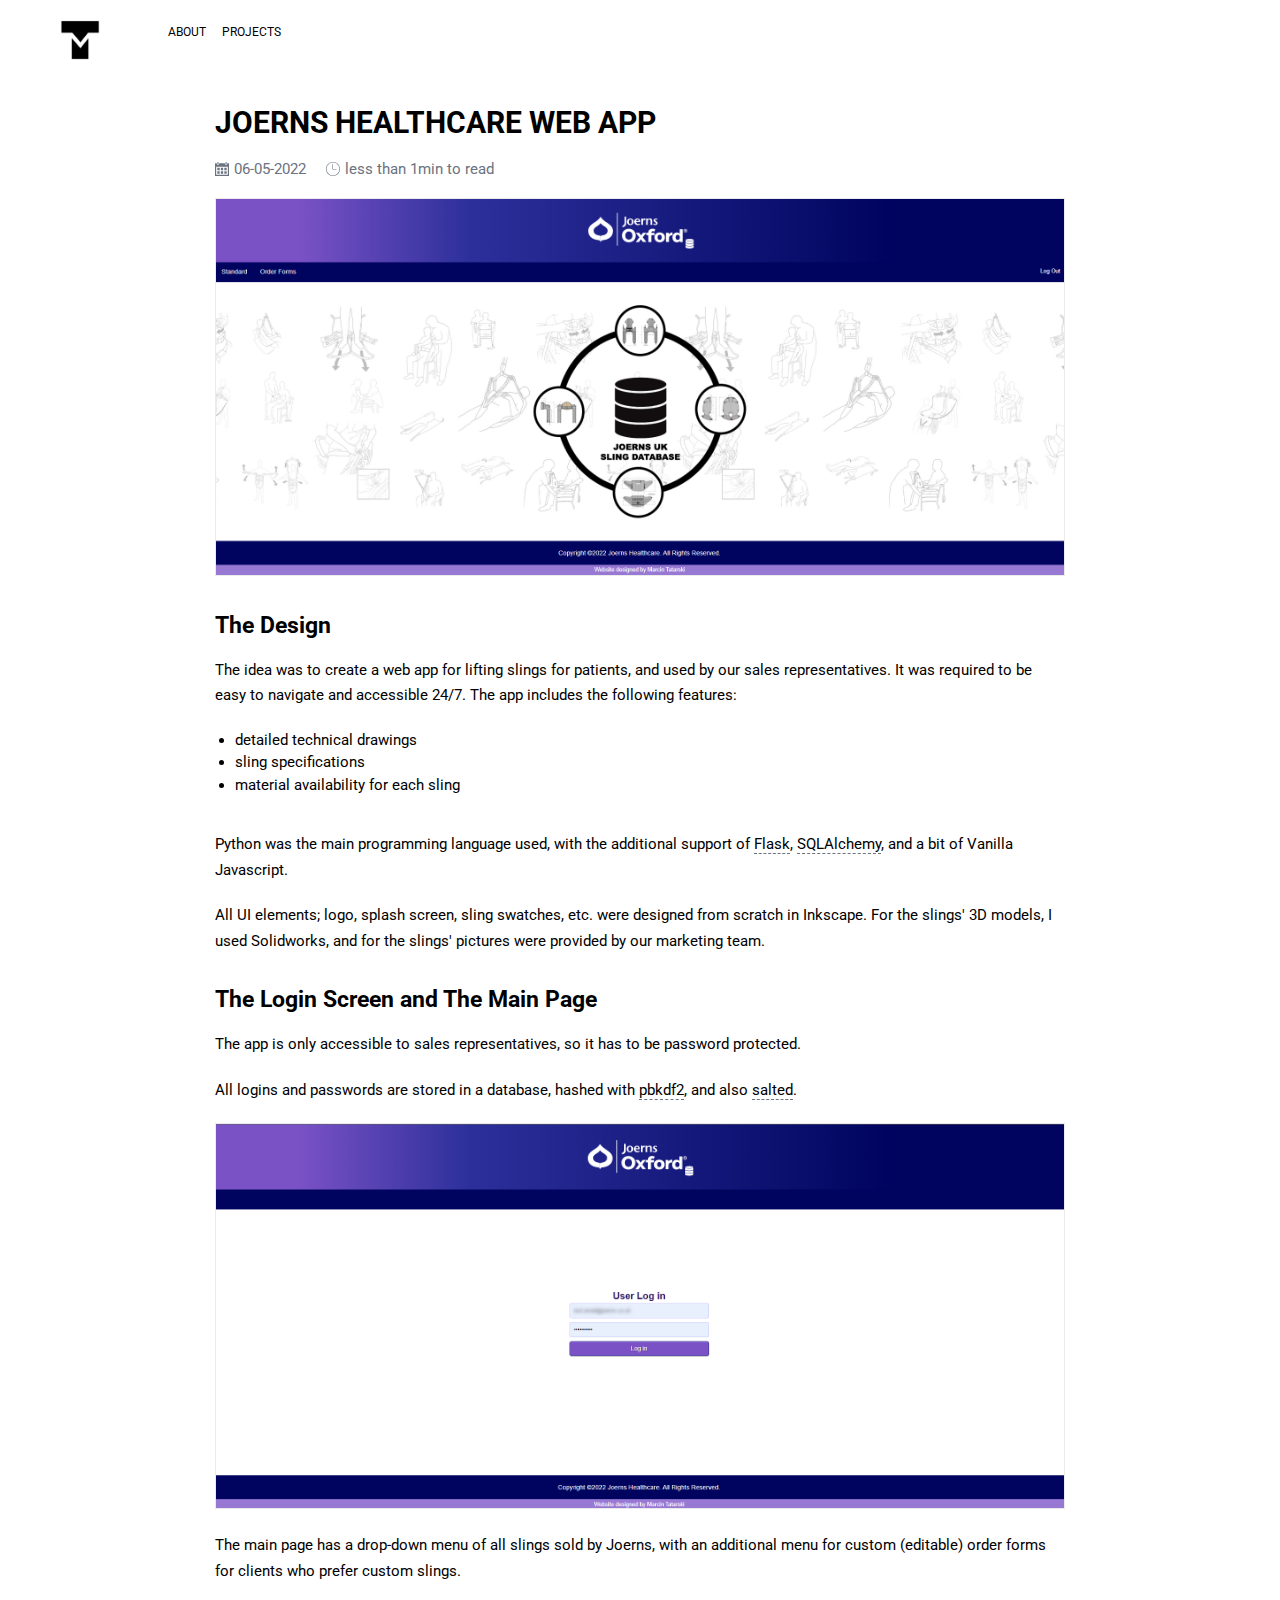
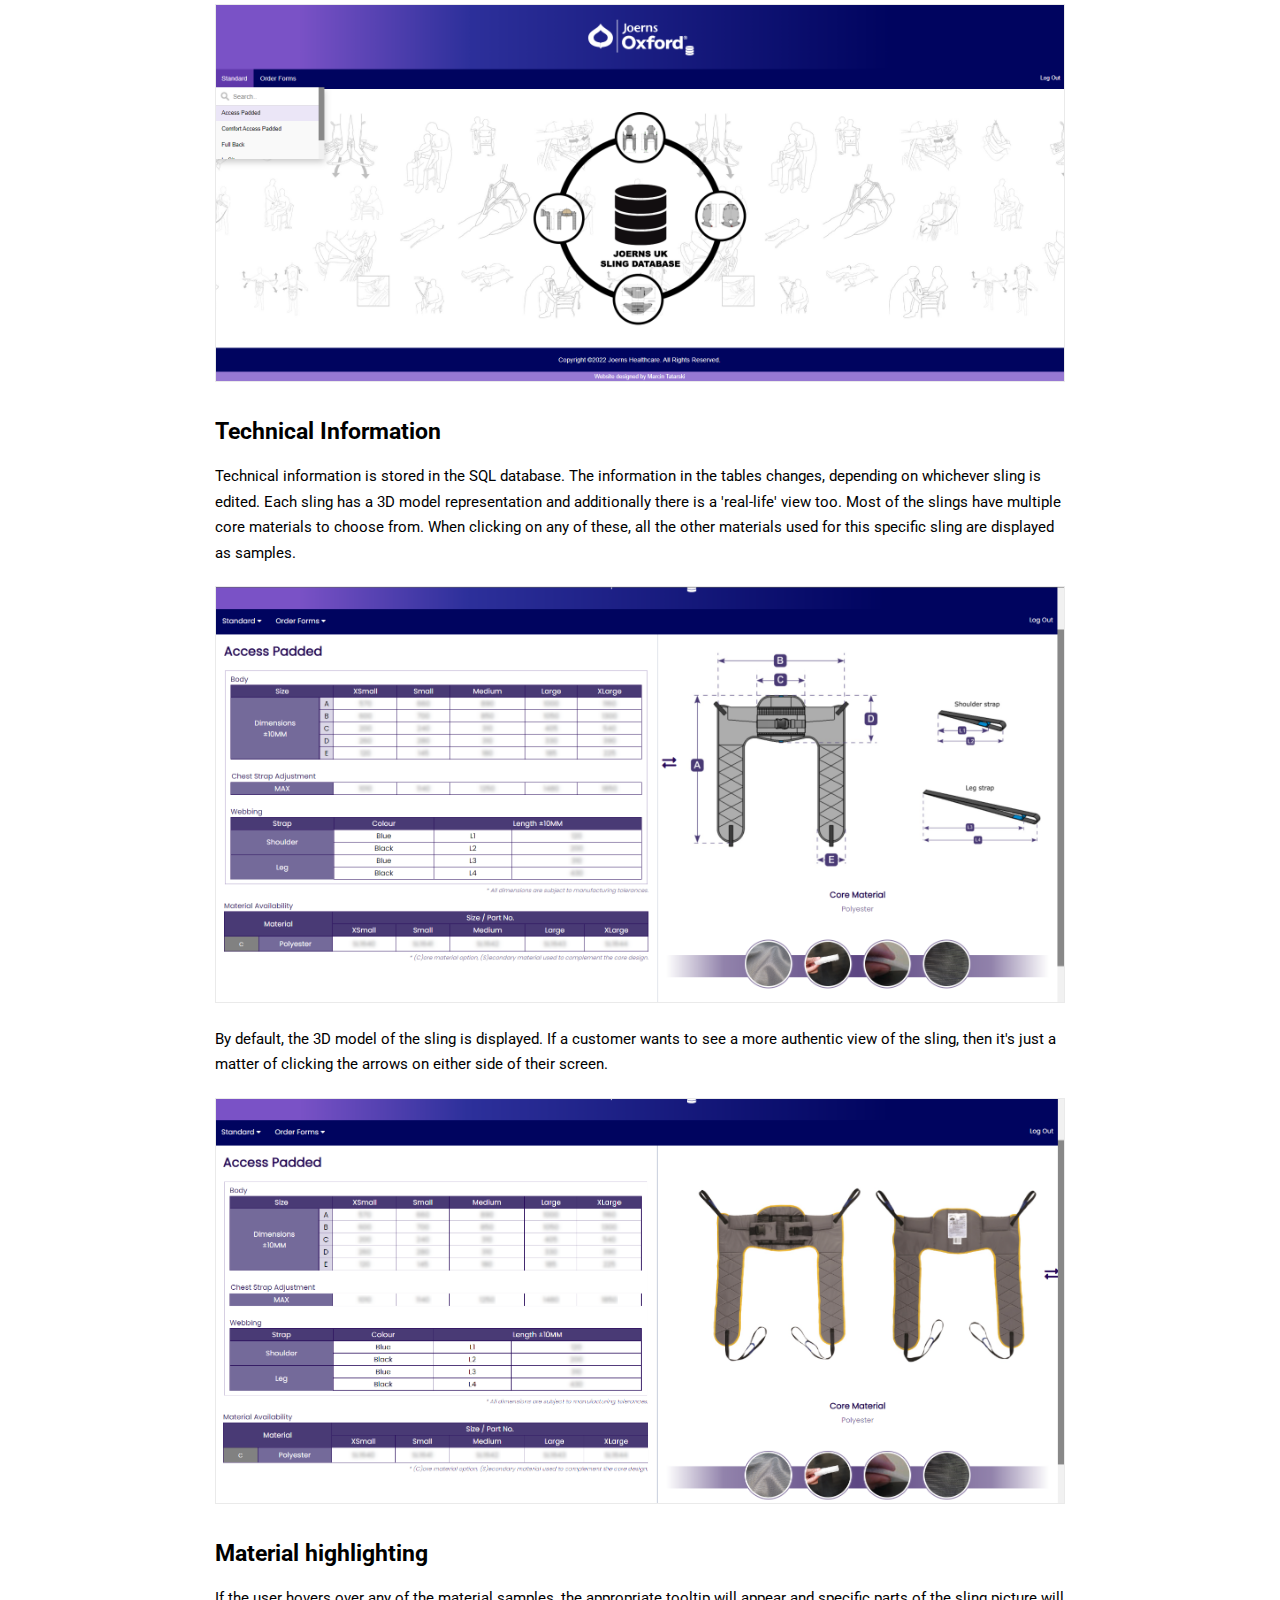
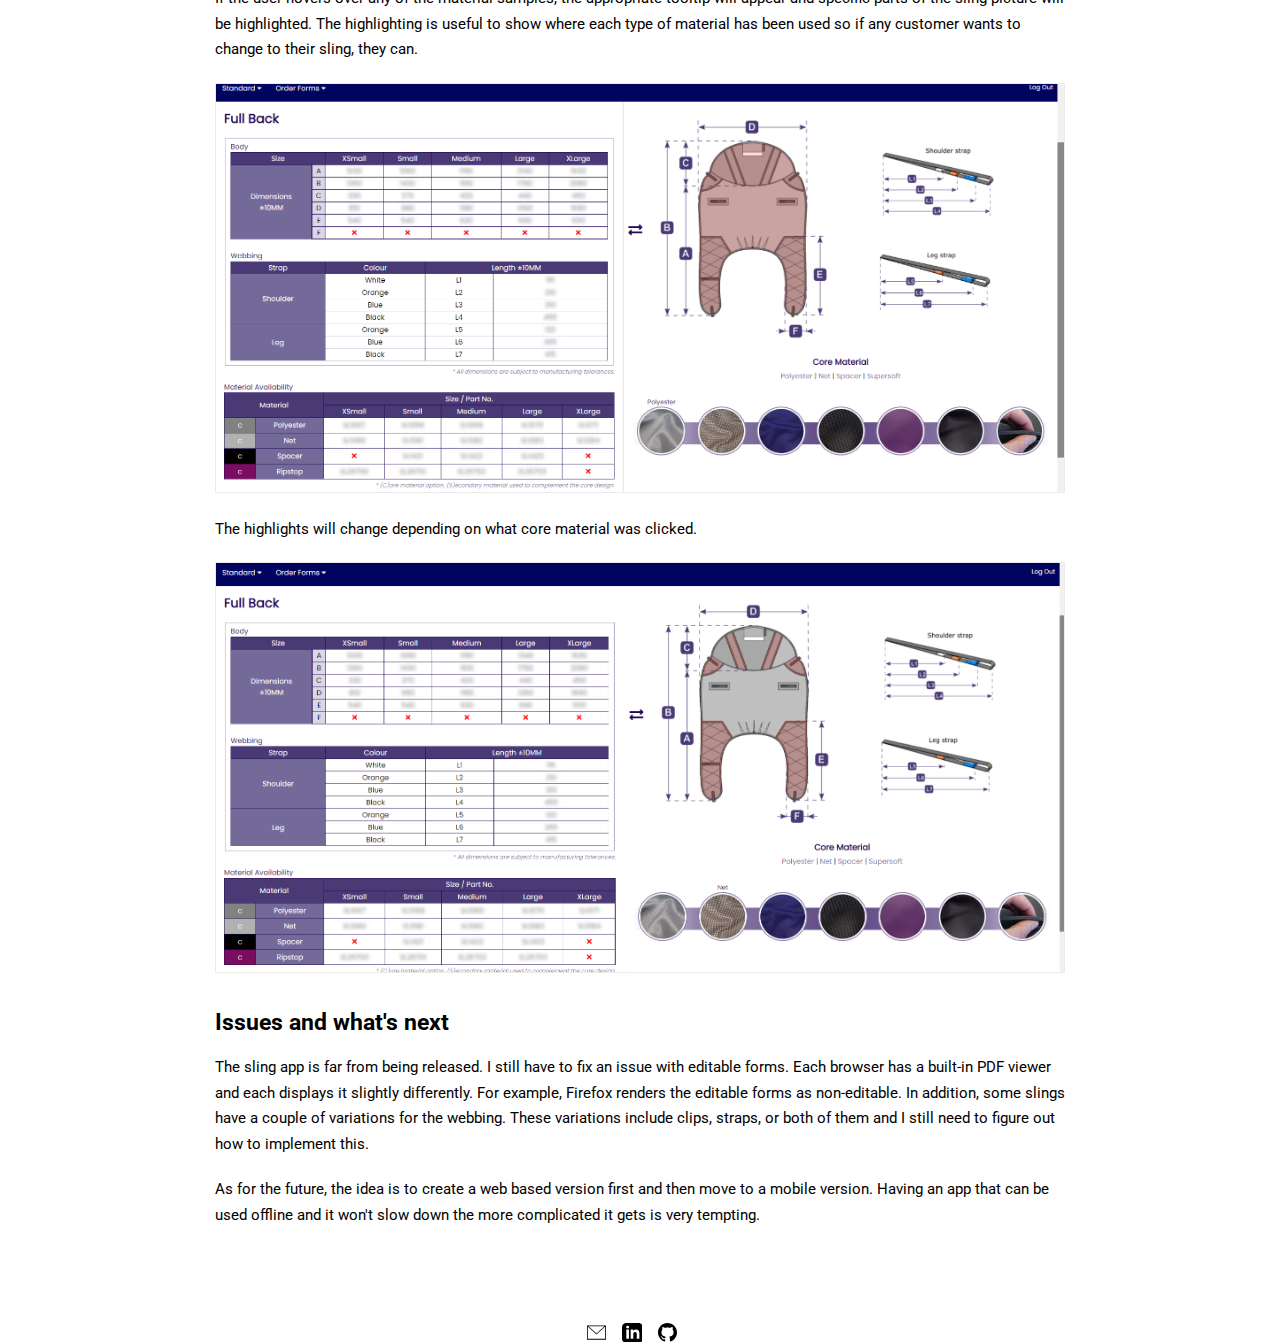
<file: joerns/joerns.html>
<!DOCTYPE html>
<html lang="en">
<head>
	<meta charset="UTF-8">
	<meta http-equiv="X-UA-Compatible" content="IE=edge">
	<meta name="viewport" content="width=device-width, initial-scale=1.0">
	<title>Joerns HealthCare App</title>
    <link rel="icon" type="image/x-icon" href="../favicon.ico">
	<link rel="stylesheet" href="../css/main.css">    
	<link rel="stylesheet" href="https://cdnjs.cloudflare.com/ajax/libs/font-awesome/6.1.1/css/all.min.css" integrity="sha512-KfkfwYDsLkIlwQp6LFnl8zNdLGxu9YAA1QvwINks4PhcElQSvqcyVLLD9aMhXd13uQjoXtEKNosOWaZqXgel0g==" crossorigin="anonymous" referrerpolicy="no-referrer" />
</head>
<body>	
	<div class="container">		
        <header>
			<a href="../">
				<div class="logo"></div>
			</a>
			<ul class="menu">
				<li>
					<a href="../index.html">About</a>
				</li>
				<li>
					<a href="../projects.html">Projects</a>
				</li>				
			</ul>
		</header>
        <article class="project-container">      
            <div class="article-center">
                <div class="article-width">
                    <h1>Joerns HealthCare Web App</h1>                        
                    <div class="article-menu">
                        <div class="article-date">
                            <svg xmlns="http://www.w3.org/2000/svg" width="14" height="14" viewBox="0 0 24 24"><path d="M20 20h-4v-4h4v4zm-6-10h-4v4h4v-4zm6 0h-4v4h4v-4zm-12 6h-4v4h4v-4zm6 0h-4v4h4v-4zm-6-6h-4v4h4v-4zm16-8v22h-24v-22h3v1c0 1.103.897 2 2 2s2-.897 2-2v-1h10v1c0 1.103.897 2 2 2s2-.897 2-2v-1h3zm-2 6h-20v14h20v-14zm-2-7c0-.552-.447-1-1-1s-1 .448-1 1v2c0 .552.447 1 1 1s1-.448 1-1v-2zm-14 2c0 .552-.447 1-1 1s-1-.448-1-1v-2c0-.552.447-1 1-1s1 .448 1 1v2z"/></svg>
                            <span>06-05-2022</span>
                        </div>
                        <div class="reading-time">
                            <svg width="14" height="14" xmlns="http://www.w3.org/2000/svg" fill-rule="evenodd" clip-rule="evenodd" viewBox="0 0 24 24"><path d="M12 0c6.623 0 12 5.377 12 12s-5.377 12-12 12-12-5.377-12-12 5.377-12 12-12zm0 1c6.071 0 11 4.929 11 11s-4.929 11-11 11-11-4.929-11-11 4.929-11 11-11zm0 11h6v1h-7v-9h1v8z"/></svg>
                            <span>less than 1min to read</span>
                        </div>
                    </div>
                    <div class="article-content">
                        <img class="img-zoom-in" src="./img/joerns-main-screen.png" alt="joerns healthcare main screen">

                        <h2>The Design</h2>
                        <p>
                            The idea was to create a web app for lifting slings for patients, and used by our sales representatives. It was required to be easy to navigate and accessible 24/7. The app includes the following features:
                        </p>                           
                        <ul>
                            <li>detailed technical drawings</li>
                            <li>sling specifications</li>                            
                            <li>material availability for each sling</li>
                        </ul>                      
                        <p>
                            Python was the main programming language used, with the additional support of <span class="tooltip" title="Flask is a small and lightweight Python web framework that provides useful tools and features.">Flask</span>, <span class="tooltip" title="SQLAlchemy is a library that facilitates the communication between Python programs and databases.">SQLAlchemy</span>, and a bit of Vanilla Javascript.
                        </p>
                        <p>
                            All UI elements; logo, splash screen, sling swatches, etc. were designed from scratch in Inkscape. For the slings' 3D models, I used Solidworks, and for the slings' pictures were provided by our marketing team.
                        </p>
                        
                        <h2>The Login Screen and The Main Page</h2>                       
                        <p>
                            The app is only accessible to sales representatives, so it has to be password protected. 
                        </p>                     
                        <p>
                            All logins and passwords are stored in a database, hashed with <span class="tooltip" title="Password-Based Key Derivation Function 2">pbkdf2</span>, and also <span class="tooltip" title="Salting is simply the addition of a unique, random string of characters known only to the site to each password before it is hashed.">salted</span>.
                        </p>
                        <img class="img-zoom-in" src="./img/joerns-login-screen.png" alt="joerns healthcare main page2">                        
                        <p>
                            The main page has a drop-down menu of all slings sold by Joerns, with an additional menu for custom (editable) order forms for clients who prefer custom slings.
                        </p>
                        <img class="img-zoom-in" src="./img/joerns-main-menu.png" alt="joerns healthcare main page2">

                        <h2>Technical Information</h2>                       
                        <p>
                            Technical information is stored in the SQL database. The information in the tables changes, depending on whichever sling is edited. Each sling has a 3D model representation and additionally there is a 'real-life' view too. Most of the slings have multiple core materials to choose from. When clicking on any of these, all the other materials used for this specific sling are displayed as samples. 
                        </p>
                        <img class="img-zoom-in" src="./img/joerns-sling-details1.png" alt="joerns healthcare main page2">                     
                        <p>
                            By default, the 3D model of the sling is displayed. If a customer wants to see a more authentic view of the sling, then it's just a matter of clicking the arrows on either side of their screen.
                        </p>
                        <img class="img-zoom-in" src="./img/joerns-sling-details2.png" alt="joerns healthcare main page2">

                        <h2>Material highlighting</h2>                      
                        <p>
                            If the user hovers over any of the material samples, the appropriate tooltip will appear and specific parts of the sling picture will be highlighted. The highlighting is useful to show where each type of material has been used so if any customer wants to change to their sling, they can.
                        </p>
                        <img class="img-zoom-in" src="./img/joerns-sling-highlights1.png" alt="joerns healthcare main page2">                     
                        <p>The highlights will change depending on what core material was clicked.</p>
                        <img class="img-zoom-in" src="./img/joerns-sling-highlights2.png" alt="joerns healthcare main page2">

                        <h2>Issues and what's next</h2>                     
                        <p>
                            The sling app is far from being released. I still have to fix an issue with editable forms. Each browser has a built-in PDF viewer and each displays it slightly differently. For example, Firefox renders the editable forms as non-editable. In addition, some slings have a couple of variations for the webbing. These variations include clips, straps, or both of them and I still need to figure out how to implement this.                            
                        </p>
                        <p>
                            As for the future, the idea is to create a web based version first and then move to a mobile version. Having an app that can be used offline and it won't slow down the more complicated it gets is very tempting.
                        </p>
                        
                    </div>
                </div>
            </div>      
        </article>
       
		<footer class="contact">
            <a href="mailto:martin.tatarski@gmail.com">
                <div class="email-me-icon"></div>
            </a>
            <a href="https://www.linkedin.com/in/marcin-tatarski/">
                <div class="linkedIn-icon"></div>
            </a>
			<a href="https://github.com/martindocs">
                <div class="github-icon"></div>
            </a>
		</footer>
	</div>
    <div class="modal"></div>
    
	<script src="../js/main.js"></script>
</body>
</html>
</file>
<file: assets/css/main.css>
@import url('https://fonts.googleapis.com/css2?family=Indie+Flower&family=Titillium+Web:wght@300;400;600;700;900&display=swap');

/* INIT SETUP */
*{
    box-sizing: border-box;
    margin: 0;
    padding: 0;
}
body{    
    font-family: 'Titillium Web', sans-serif;
    font-size: 18px;
    display: flex;
    justify-content: center;
}
a{
    color: #000;    
}

/* GENERAL */
.container{
    display: flex;
    flex-direction: column;
    position: relative;
    align-self: stretch;
    height: 100vh;
    width: 1240px;    
}
.logo{
    background-image: url('../img/logo.png');
    background-repeat: no-repeat;
    background-size: contain;
    height: 2.5rem;
    width: 2.5rem;
}

.tooltip{
    cursor: help;
    border-bottom: 1px dashed rgba(107,114,128);
}
ul{
    padding: 0 1.25rem 1rem 
    
}
ul li {
    line-height: 1.5;
}
p {
    line-height: 1.7;
}
.circle {    
    border-radius: 50%;
    padding: .5px 9px;
    background: rgb(255, 0, 0, 0.2);
    border: 1px solid #000;
    text-align: center; 
    font-weight: 600;
}

/* HEADER */
header{
    display: flex;   
    align-items: center;
    padding: 1.25rem 2.5rem; 
}
.menu{
    list-style-type: none;
}

ul.menu{
    display: flex;
    flex-wrap: nowrap;
}
.menu li{
    display: inline-block;
    margin: 0 .5rem;
    text-transform: uppercase;
}
.logo{
    margin-right: 2.5rem;
}
.selected{
    font-weight: bold;
}
.menu li a{
    text-decoration: none;
}
.menu li a:visited{
    color: #000;
}
.menu li a:hover{
    cursor: pointer;
    color: rgb(77, 126, 123);
}

/* ABOUT ME SUMMARY */
.about-container{
    padding: 3.563rem 2.5rem;
}
.about-top{
    display: flex;
    align-items: flex-start;
}
.selfie img{
    height: 230px;
    border-radius: 100%;
    margin-right: 1.875rem;
    object-fit: cover;
    aspect-ratio: 1/0.99;
    border: 1px solid rgba(0, 0, 0, 0.25);
}
.summary{
    display: flex;
    flex-direction: column;    
}
.summary h1{
    font-size: 28px;
}
.summary-content{
    display: flex;
    align-items: center;
    font-weight: 300;
    color: rgba(107,114,128);
    margin-bottom: .75rem;
}
.coding-icon{
    background-image: url('../svg/code.svg');   
}
.location-icon{   
    background-image: url('../svg/location.svg');   
}
.email{
    background-image: url('../svg/mail.svg'); 
}
.resume{
    background-image: url('../svg/resume.svg'); 
}
.summary-content a{
    color: rgba(107,114,128);
}
.summary-content a:hover{
    color: rgb(52, 180, 167);
}
.icon{    
    background-repeat: no-repeat;
    background-size: cover;
    height: 1rem;
    width: 1rem;
    margin-right: 0.313rem;
    filter: brightness(0) saturate(100%) invert(49%) sepia(12%) saturate(421%) hue-rotate(182deg) brightness(88%) contrast(93%);
}
.skills{
    display: flex;
    flex-wrap: wrap;
    list-style: none;
    margin-top: auto;
    padding-left: 0;
}
.skills > li{
    background-color: rgba(229,231,235,.8);
    margin-right: .5rem;
    margin-bottom: .5rem;
    padding: 0.156rem 0.5rem;
    font-size: 16px;
    border-radius: 4px;
}
.contact{
    display: flex;  
    align-items: center;  
   
}
.contact a > div{
    margin-right: 1rem;
}
.github-icon{
    background-image: url('../svg/github.svg');    
}
.linkedIn-icon{
    background-image: url('../svg/linkedin.svg');    
}
.email-me-icon{
    background-image: url('../svg/mail.svg'); 
}
.github-icon, .linkedIn-icon, .email-me-icon{
    background-repeat: no-repeat;
    background-size: cover;
    height: 1.5rem;
    width: 1.5rem;
}
.github-icon:hover, .linkedIn-icon:hover, .email-me-icon:hover{
   cursor: pointer;
   filter: brightness(0) saturate(100%) invert(42%) sepia(89%) saturate(823%) hue-rotate(138deg) brightness(94%) contrast(101%);
}

/* ABOUT ME DESC */
.about-bottom{
    font-weight: 300;
    margin: 2.813rem 0 3.438rem;
    line-height: 1.5;        
}
.about-bottom p{
    text-align: justify;
}

/* PROJECT */
.project-container{
    padding: 3.563rem 2.5rem;
}
.project-header{
    display: flex;
    margin-bottom: 1.563rem;
}
.project-header h1{
    font-size: 26px;
}
.projects-no{
    align-self: flex-start;
    background-color: rgb(229,231,235);
    font-size: 12px;
    padding: 0 .25rem 0;   
    margin-left: .625rem;
    border-radius: 5px;
}
.project-menu{
    display: flex;
    padding-bottom: 1.25rem;    
}
.sort{
    font-size: 14px;
    margin-right: .313rem;
    color: rgba(107,114,128);
}
.project-menu select{
    background-color: #e9e9ed;
    border: 0 solid;
    border-radius: 2px;
    text-align: center;    
}
.grid{
    display: grid;
    gap: 2.5rem;
}
.project-content{
    position: relative;
    display: flex;
    flex-direction: column;
    border: 1px solid #eaeaea;
    border-radius: 10px;
    box-shadow: 0 2px 1px rgb(0,0,0, 0.4); 
    overflow: hidden;
}
.project-top{
    position: relative;
    width: 100%;
    padding-bottom: 50%;
    overflow: hidden;
}
.project-top img{   
    position: absolute;
    top: 0;
    left: 0;    
    max-width: 100%;
    height: auto;
}
.project-bottom{
    display: flex;
    flex-direction: column;    
    padding: 1.25rem;
    flex: 1 1 auto;
}
.project-title h2{
    font-size: 1.25rem;        
    font-weight: 600;
    margin-bottom: .5rem;
}
.project-desc{
    font-weight: 300;
    margin-bottom: .938rem;
}
.showcase{    
    display: flex;    
    flex-wrap: wrap;  
    gap: .5rem;
    padding: 0 1.25rem 1.25rem;  
}
.showcase a{
    text-decoration: none;
}
.showcase a:visited{
    color: #000;
}
.showcase div{
    display: flex;
    align-items: center;
    padding: .25rem .938rem;
    border: 1px solid #d1d5db;
    border-radius: 4px;
}
.showcase div:hover{
    background-color: #000;
    color: #fff;
    fill: #fff;
}
footer .github-icon, footer .linkedIn-icon, footer .email-me-icon{
    background-repeat: no-repeat;
    background-size: cover;
    height: 1.3rem;
    width: 1.3rem;
}
.showcase svg{
    margin-right: .188rem;
}

/* PROJECTS DESC */
.article-center{
    display: flex; 
    flex-direction: column; 
    align-items: center;
}
.article-width{
    max-width: 850px;
}
.article-menu{
    display: flex;
    color: rgba(107,114,128);
    fill: rgba(107,114,128);
    margin-bottom: 1.25rem;
}
.article-menu span{
    margin-left: .313rem;
}
.reading-time{
  display: flex;
  align-items: center;
  margin-right: 1.25rem;
}
.article-width h1{
    font-size: 30px;
    text-transform: uppercase;
    margin-bottom: 1.25rem;
}.article-width h2{
    margin-top: 2rem;
}
.article-content img{
    max-width: 100%;   
}
.article-content img{
    border: 1px solid #eaeaea;
}
.article-content p{
    margin-top: 1.25rem;
    margin-bottom: 1.25rem;
}
.img-zoom-in{
    cursor: zoom-in;
}
img.img-zoom-out{
    cursor: zoom-out;    
}
.modal{
    position: fixed;
    top: 0;
    bottom: 0;
    left: 0;
    right: 0;
    display: none;
    opacity: 0;
    background: rgba(255, 255, 255);
}
  

/* FOOTER */
footer{  
    display: flex;
    margin-top: auto;
    flex-direction: column;
    align-items: center;
    padding-bottom: 1.5rem;
}

.reserved {
    margin-top: 1.5rem;
}

/* MEDIA QUERIES  */
@media (max-width: 332px){
    .logo {
        margin-right: 1.8rem;
      }
}
@media (max-width: 640px){
    .grid{
        grid-template-columns: repeat(1, minmax(0,1fr));
    }
    .about-top{
        flex-direction: column;   
        align-items: center;
    }
    .summary{
        align-items: center;
        text-align: center;
    }
    .skills{
        justify-content: center;
    }
}

@media (min-width: 640px){
    .grid{
        grid-template-columns: repeat(2, minmax(0,1fr));
    }    
}

@media (min-width: 1024px){
    .grid{
        grid-template-columns: repeat(3, minmax(0,1fr));
    }
}
</file>
<file: css/main.css>
@import url('https://fonts.googleapis.com/css2?family=Roboto:wght@100;300;400;700;900&display=swap');

/* INIT SETUP */
*{
    box-sizing: border-box;
    margin: 0;
    padding: 0;
}
body{    
    font-family: 'Roboto', sans-serif;
    font-size: 15px;
    display: flex;
    justify-content: center;
}
a{
    color: #000;    
}

/* GENERAL */
.container{
    position: relative;
    align-self: stretch;
    height: 100vh;
    width: 1240px;    
}
.logo{
    background-image: url('../img/logo.png');
    background-repeat: no-repeat;
    background-size: contain;
    height: 2.5rem;
    width: 2.5rem;
}

.tooltip{
    cursor: help;
    border-bottom: 1px dashed rgba(107,114,128);
}
ul{
    padding: 0 1.25rem 1rem 
    
}
ul li {
    line-height: 1.5;
}
p {
    line-height: 1.7;
}
.circle {    
    border-radius: 50%;
    padding: .5px 5px;
    background: rgb(255, 0, 0, 0.2);
    border: 1px solid #000;
    text-align: center; 
    font-weight: 600;
}

/* HEADER */
header{
    display: flex;   
    align-items: center;
    padding: 1.25rem 2.5rem; 
}
.menu{
    list-style-type: none;
}

ul.menu{
    display: flex;
    flex-wrap: nowrap;
}
.menu li{
    display: inline-block;
    font-size: 12px;
    margin: 0 .5rem;
    text-transform: uppercase;
}
.logo{
    margin-right: 2.5rem;
}
.selected{
    font-weight: bold;
}
.menu li a{
    text-decoration: none;
}
.menu li a:visited{
    color: #000;
}
.menu li a:hover{
    cursor: pointer;
    color: rgb(77, 126, 123);
}

/* ABOUT ME SUMMARY */
.about-container{
    padding: 1.563rem 2.5rem;
}
.about-top{
    display: flex;
    align-items: flex-start;
}
.selfie img{
    height: 230px;
    border-radius: 100%;
    margin-right: 1.875rem;
    object-fit: cover;
    aspect-ratio: 1/0.99;
    border: 1px solid rgba(0, 0, 0, 0.25);
}
.summary{
    display: flex;
    flex-direction: column;    
}
.summary h1{
    font-size: 26px;
    text-transform: uppercase;
    font-weight: 900;
    /* margin-top: .938rem; */
    margin-bottom: .5rem;
}
.summary-content{
    display: flex;
    align-items: center;
    font-weight: 300;
    color: rgba(107,114,128);
    margin-bottom: .75rem;
}
.coding-icon{
    background-image: url('../svg/code.svg');   
}
.location-icon{   
    background-image: url('../svg/location.svg');   
}
.email{
    background-image: url('../svg/mail.svg'); 
}
.resume{
    background-image: url('../svg/resume.svg'); 
}
.summary-content a{
    color: rgba(107,114,128);
}
.summary-content a:hover{
    color: rgb(52, 180, 167);
}
.icon{    
    background-repeat: no-repeat;
    background-size: cover;
    height: 1rem;
    width: 1rem;
    margin-right: 0.313rem;
    filter: brightness(0) saturate(100%) invert(49%) sepia(12%) saturate(421%) hue-rotate(182deg) brightness(88%) contrast(93%);
}
.skills{
    display: flex;
    margin: .8rem 0;
    flex-wrap: wrap;
}
.skills > div{
    background-color: rgba(229,231,235,.8);
    margin-right: .5rem;
    margin-bottom: .5rem;
    padding: 0.156rem 0.5rem;
    font-size: 12px;
    border-radius: 4px;
}
.contact{
    display: flex;  
    align-items: center;  
}
.contact a > div{
    margin-right: 1rem;
}
.github-icon{
    background-image: url('../svg/github.svg');    
}
.linkedIn-icon{
    background-image: url('../svg/linkedin.svg');    
}
.email-me-icon{
    background-image: url('../svg/mail.svg'); 
}
.github-icon, .linkedIn-icon, .email-me-icon{
    background-repeat: no-repeat;
    background-size: cover;
    height: 1.5rem;
    width: 1.5rem;
}
.github-icon:hover, .linkedIn-icon:hover, .email-me-icon:hover{
   cursor: pointer;
   filter: brightness(0) saturate(100%) invert(42%) sepia(89%) saturate(823%) hue-rotate(138deg) brightness(94%) contrast(101%);
}

/* ABOUT ME DESC */
.about-bottom{
    font-weight: 300;
    margin: 2.813rem 0 3.438rem;
    line-height: 1.5;        
}
.about-bottom p{
    text-align: justify;
}

/* PROJECT */
.project-container{
    padding: 1.563rem 2.5rem;
}
.project-header{
    display: flex;
    margin-bottom: 1.563rem;
}
.project-header h1{
    font-size: 26px;
    text-transform: uppercase;
    font-weight: 900;
}
.projects-no{
    align-self: flex-start;
    background-color: rgb(229,231,235);
    font-size: 12px;
    padding: 0 .25rem 0;   
    margin-left: .625rem;
    border-radius: 5px;
}
.project-menu{
    display: flex;
    padding-bottom: 1.25rem;    
}
.sort{
    font-size: 14px;
    margin-right: .313rem;
    color: rgba(107,114,128);
}
.project-menu select{
    background-color: #e9e9ed;
    border: 0 solid;
    border-radius: 2px;
    text-align: center;    
}
.grid{
    display: grid;
    gap: 2.5rem;
}
.project-content{
    position: relative;
    display: flex;
    flex-direction: column;
    border: 1px solid #eaeaea;
    border-radius: 10px;
    box-shadow: 0 2px 1px rgb(0,0,0, 0.4); 
    overflow: hidden;
}
.project-top{
    position: relative;
    width: 100%;
    padding-bottom: 50%;
    overflow: hidden;
}
.project-top img{   
    position: absolute;
    top: 0;
    left: 0;    
    max-width: 100%;
    height: auto;
}
.project-bottom{
    display: flex;
    flex-direction: column;    
    padding: 1.25rem;
    flex: 1 1 auto;
}
.project-title h2{
    font-size: 1.25rem;        
    font-weight: 400;
    margin-bottom: .5rem;
}
.project-date{
    display: flex;
    align-items: center;    
    margin-bottom: .625rem;
    font-size: 13px;
    color: rgba(107,114,128);
}
.calendar{
    background-image: url('../svg/calendar.svg');
    background-repeat: no-repeat;
    background-size: cover;
    height: .7rem;
    width: .7rem;
    margin-right: .5rem;
    filter: brightness(0) saturate(100%) invert(45%) sepia(21%) saturate(249%) hue-rotate(182deg) brightness(94%) contrast(90%);
}
.project-desc{
    font-weight: 300;
    margin-bottom: .938rem;
}
.showcase{    
    display: flex;      
    gap: .5rem;
    padding: 0 1.25rem 1.25rem;  
}
.showcase a{
    text-decoration: none;
}
.showcase a:visited{
    color: #000;
}
.showcase div{
    display: flex;
    align-items: center;
    padding: .5rem .938rem;
    border: 1px solid #d1d5db;
    border-radius: 4px;
}
.showcase div:hover{
    background-color: #000;
    color: #fff;
    fill: #fff;
}
footer .github-icon, footer .linkedIn-icon, footer .email-me-icon{
    background-repeat: no-repeat;
    background-size: cover;
    height: 1.2rem;
    width: 1.2rem;
}
.showcase svg{
    margin-right: .188rem;
}

/* PROJECTS DESC */
.article-center{
    display: flex; 
    flex-direction: column; 
    align-items: center;
}
.article-width{
    max-width: 850px;
}
.article-menu{
    display: flex;
    color: rgba(107,114,128);
    fill: rgba(107,114,128);
    margin-bottom: 1.25rem;
}
.article-menu span{
    margin-left: .313rem;
}
.article-date, .reading-time{
  display: flex;
  align-items: center;
  margin-right: 1.25rem;
}
.article-width h1{
    font-size: 30px;
    text-transform: uppercase;
    margin-bottom: 1.25rem;
}.article-width h2{
    margin-top: 2rem;
}
.article-content img{
    max-width: 100%;   
}
.article-content img{
    border: 1px solid #eaeaea;
}
.article-content p{
    margin-top: 1.25rem;
    margin-bottom: 1.25rem;
}
.img-zoom-in{
    cursor: zoom-in;
}
img.img-zoom-out{
    cursor: zoom-out;    
}
.modal{
    position: fixed;
    top: 0;
    bottom: 0;
    left: 0;
    right: 0;
    display: none;
    opacity: 0;
    background: rgba(255, 255, 255);
}
  

/* FOOTER */
footer{
    display: flex;
    justify-content: center;
    margin-top: 3.125rem;
    margin-bottom: 3.125rem;
}

/* MEDIA QUERIES  */
@media (max-width: 332px){
    .logo {
        margin-right: 1.8rem;
      }
}
@media (max-width: 640px){
    .grid{
        grid-template-columns: repeat(1, minmax(0,1fr));
    }
    .about-top{
        flex-direction: column;   
        align-items: center;
    }
    .summary{
        align-items: center;
        text-align: center;
    }
    .skills{
        justify-content: center;
    }
}

@media (min-width: 640px){
    .grid{
        grid-template-columns: repeat(2, minmax(0,1fr));
    }    
}

@media (min-width: 1024px){
    .grid{
        grid-template-columns: repeat(3, minmax(0,1fr));
    }
}
</file>
